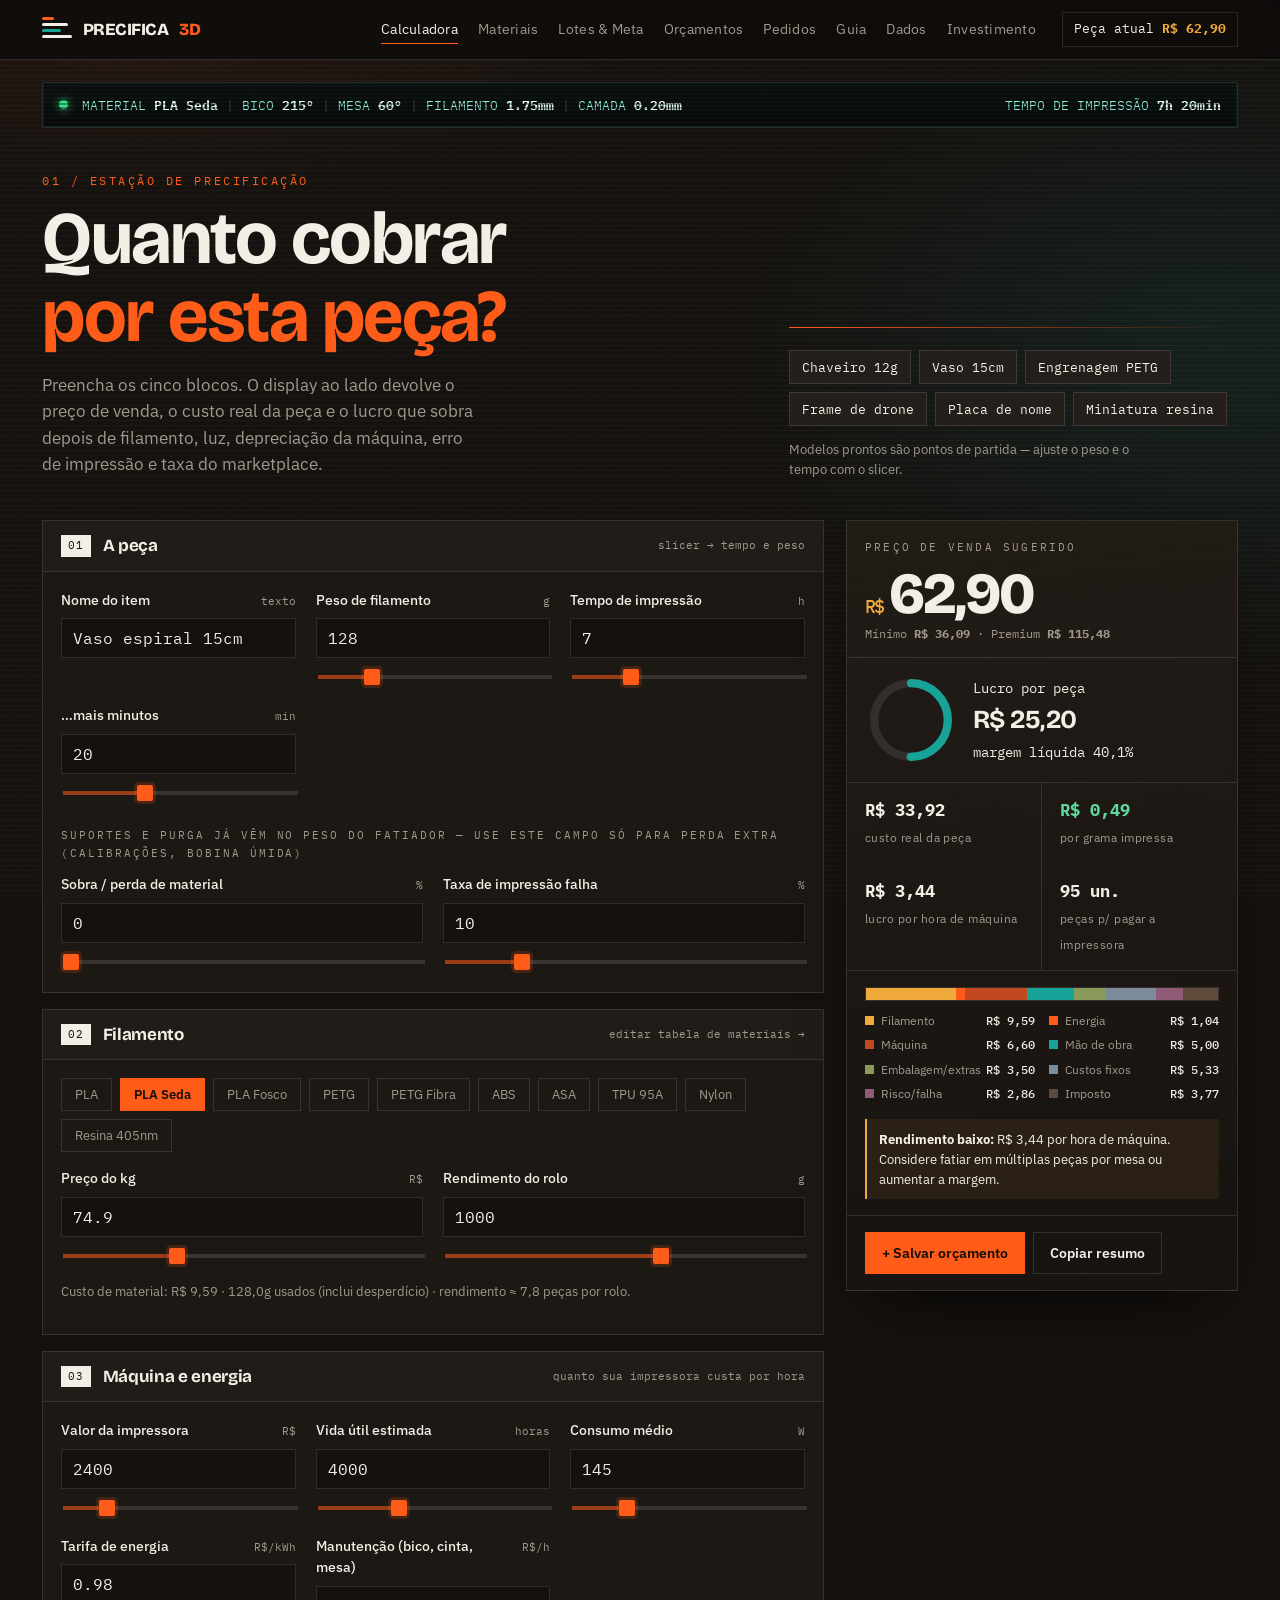
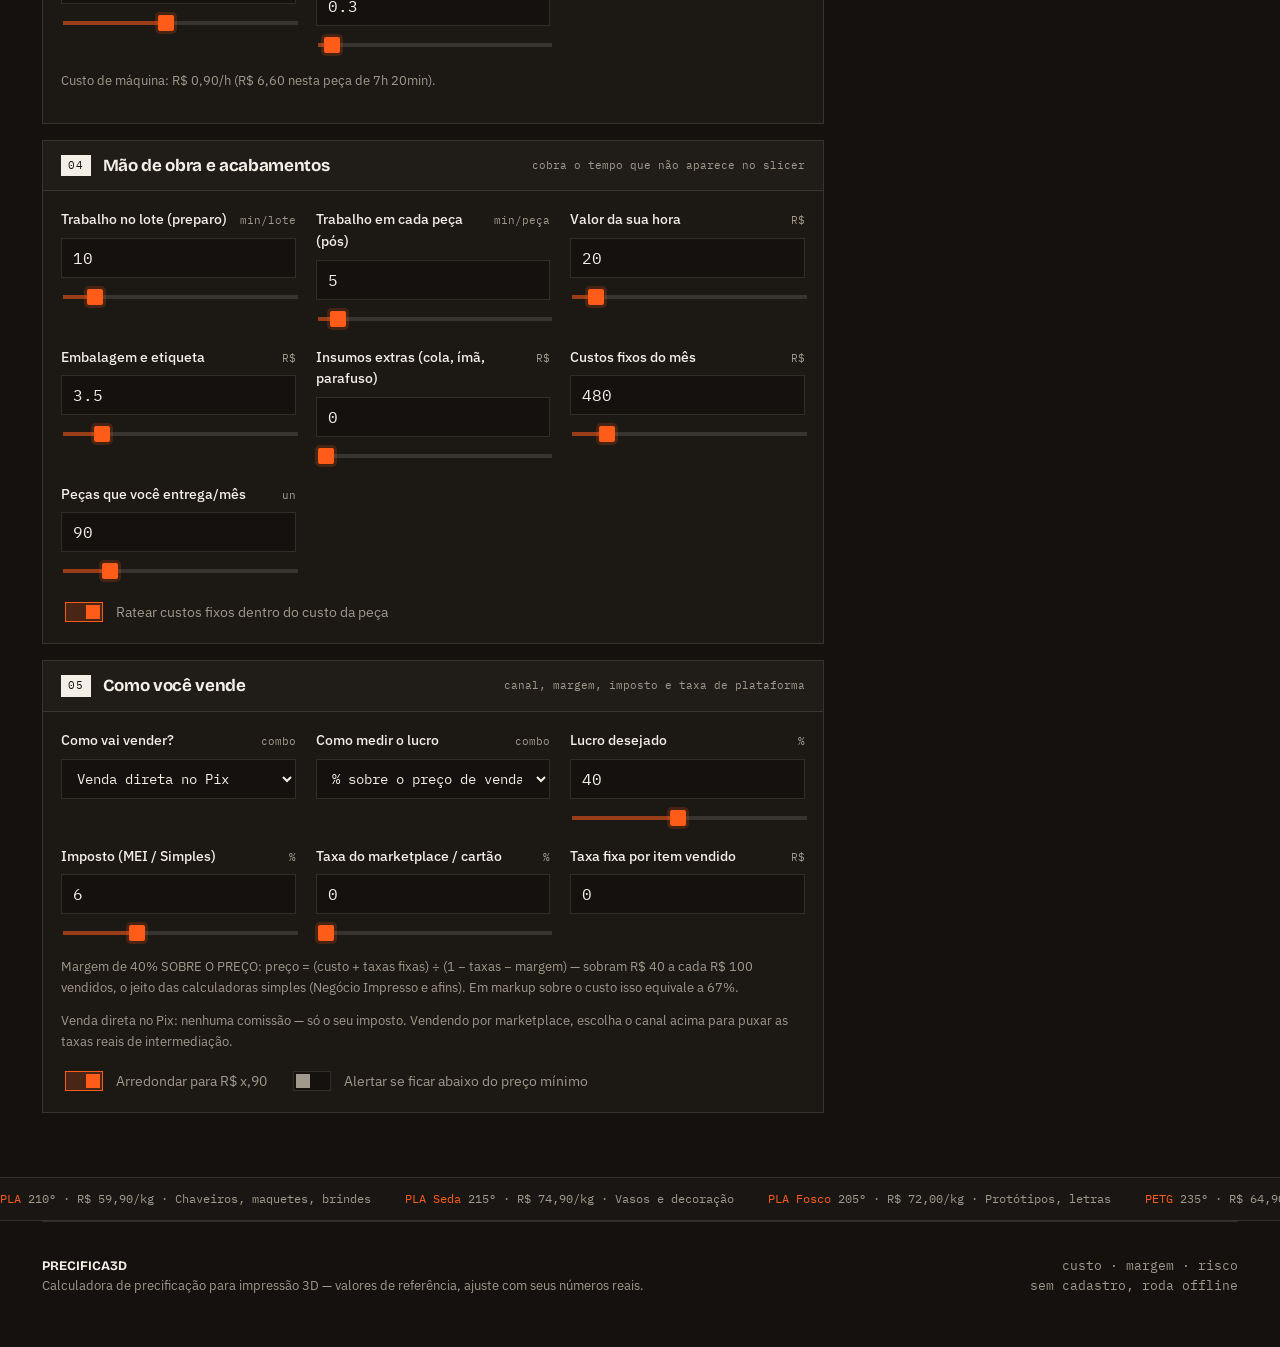
<file: index.html>
<!DOCTYPE html>
<html lang="pt-BR" class="no-js">
<head>
<meta charset="utf-8">
<meta name="viewport" content="width=device-width,initial-scale=1">
<title>Precifica 3D — Calculadora de Preço de Impressão 3D</title>
<meta name="description" content="Calculadora de preço para impressão 3D: custo de material, energia, depreciação da máquina, mão de obra, falhas e margem. Descubra quanto cobrar por peça.">
<link rel="preconnect" href="https://fonts.googleapis.com">
<link rel="preconnect" href="https://fonts.gstatic.com" crossorigin>
<link href="https://fonts.googleapis.com/css2?family=Bricolage+Grotesque:opsz,wght@12..96,400..800&family=IBM+Plex+Mono:wght@400;500;600&family=IBM+Plex+Sans:wght@400;500;600&display=swap" rel="stylesheet">
<link rel="stylesheet" href="css/style.css">
<script>document.documentElement.classList.remove('no-js')</script>
</head>
<body>
<div class="grain"></div>

<header class="top">
  <div class="top-in">
    <a class="brand" href="index.html"><span class="mark"><i></i><i></i><i></i><i></i></span>PRECIFICA<span>3D</span></a>
    <nav class="nav">
      <a href="index.html" aria-current="page">Calculadora</a>
      <a href="materiais.html">Materiais</a>
      <a href="lotes.html">Lotes &amp; Meta</a>
      <a href="orcamentos.html">Orçamentos</a>
      <a href="pedidos.html">Pedidos</a>
      <a href="guia.html">Guia</a>
      <a href="dados.html">Dados</a>
      <a href="investimento.html">Investimento</a>
    </nav>
    <div class="top-price">Peça atual <b id="chipPrice">R$ 0,00</b></div>
  </div>
</header>

<main id="top">
  <div class="wrap">

  <div class="lcd">
    <span class="led"></span>
    <span id="tickerTxt">MATERIAL <b>PLA</b><span class="sep"> | </span>BICO <b>210°C</b><span class="sep"> | </span>MESA <b>60°C</b><span class="sep"> | </span>FILAMENTO <b>1.75mm</b><span class="sep"> | </span>CAMADA <b>0.20mm</b></span>
    <span style="margin-left:auto">TEMPO DE IMPRESSÃO <b id="tickerTime">0h00</b></span>
  </div>

  <div class="mast">
    <div>
      <div class="kick">01 / Estação de precificação</div>
      <h1>Quanto cobrar<em>por esta peça?</em></h1>
      <p>Preencha os cinco blocos. O display ao lado devolve o preço de venda, o custo real da peça e o lucro que sobra depois de filamento, luz, depreciação da máquina, erro de impressão e taxa do marketplace.</p>
    </div>
    <div>
      <div class="rule"></div>
      <div class="presets" id="presets" role="group" aria-label="Modelos prontos">
        <button class="pre" data-p="chaveiro">Chaveiro 12g</button>
        <button class="pre" data-p="vaso">Vaso 15cm</button>
        <button class="pre" data-p="engren">Engrenagem PETG</button>
        <button class="pre" data-p="drone">Frame de drone</button>
        <button class="pre" data-p="placa">Placa de nome</button>
        <button class="pre" data-p="mini">Miniatura resina</button>
      </div>
      <p style="font-size:13px;color:var(--dim);margin-top:14px">Modelos prontos são pontos de partida — ajuste o peso e o tempo com o slicer.</p>
    </div>
  </div>

  <!-- CALCULADORA -->
  <section id="calculadora" class="stage">
    <div>
      <div class="panel calc" id="calcPanel">
        <div class="sweep"></div>
        <div class="p-head"><span class="num">01</span><h3>A peça</h3><span class="hint">slicer → tempo e peso</span></div>
        <div class="p-body">
          <div class="grid">
            <div class="field">
              <div class="f-top"><label for="nome">Nome do item</label><span class="u">texto</span></div>
              <input type="text" id="nome" data-k="nome" value="Vaso espiral 15cm">
            </div>
            <div class="field">
              <div class="f-top"><label id="lbl-peso" for="i-peso">Peso de filamento</label><span class="u">g</span></div>
              <input type="number" id="i-peso" data-k="peso" min="1" max="4000" step="1" value="128">
              <input type="range" aria-labelledby="lbl-peso" data-k="peso" min="1" max="600" step="1" value="128">
            </div>
            <div class="field">
              <div class="f-top"><label id="lbl-horas" for="i-horas">Tempo de impressão</label><span class="u">h</span></div>
              <input type="number" id="i-horas" data-k="horas" min="0" max="80" step="0.5" value="7">
              <input type="range" aria-labelledby="lbl-horas" data-k="horas" min="0" max="30" step="0.5" value="7">
            </div>
            <div class="field">
              <div class="f-top"><label id="lbl-mins" for="i-mins">…mais minutos</label><span class="u">min</span></div>
              <input type="number" id="i-mins" data-k="mins" min="0" max="59" step="1" value="20">
              <input type="range" aria-labelledby="lbl-mins" data-k="mins" min="0" max="59" step="1" value="20">
            </div>
          </div>
          <div class="sub">Suportes e purga já vêm no peso do fatiador — use este campo só para perda extra (calibrações, bobina úmida)</div>
          <div class="grid">
            <div class="field">
              <div class="f-top"><label id="lbl-desperdicio" for="i-desperdicio">Sobra / perda de material</label><span class="u">%</span></div>
              <input type="number" id="i-desperdicio" data-k="desperdicio" min="0" max="80" step="1" value="0">
              <input type="range" aria-labelledby="lbl-desperdicio" data-k="desperdicio" min="0" max="50" step="1" value="0">
            </div>
            <div class="field">
              <div class="f-top"><label id="lbl-falha" for="i-falha">Taxa de impressão falha</label><span class="u">%</span></div>
              <input type="number" id="i-falha" data-k="falha" min="0" max="90" step="1" value="10">
              <input type="range" aria-labelledby="lbl-falha" data-k="falha" min="0" max="50" step="1" value="12">
            </div>
          </div>
        </div>
      </div>

      <div class="panel">
        <div class="p-head"><span class="num">02</span><h3>Filamento</h3><a class="hint" href="materiais.html">editar tabela de materiais →</a></div>
        <div class="p-body">
          <div class="chips" id="chips"></div>
          <div class="grid">
            <div class="field">
              <div class="f-top"><label id="lbl-precoKg" for="i-precoKg">Preço do kg</label><span class="u">R$</span></div>
              <input type="number" id="i-precoKg" data-k="precoKg" min="1" max="900" step="0.1" value="59.90">
              <input type="range" aria-labelledby="lbl-precoKg" data-k="precoKg" min="20" max="200" step="0.5" value="59.9">
            </div>
            <div class="field">
              <div class="f-top"><label id="lbl-rolo" for="i-rolo">Rendimento do rolo</label><span class="u">g</span></div>
              <input type="number" id="i-rolo" data-k="rolo" min="100" max="3000" step="10" value="1000">
              <input type="range" aria-labelledby="lbl-rolo" data-k="rolo" min="250" max="1500" step="10" value="1000">
            </div>
          </div>
          <p class="note" id="matNote">Custo de material por peça: —</p>
        </div>
      </div>

      <div class="panel">
        <div class="p-head"><span class="num">03</span><h3>Máquina e energia</h3><span class="hint">quanto sua impressora custa por hora</span></div>
        <div class="p-body">
          <div class="grid">
            <div class="field">
              <div class="f-top"><label id="lbl-maquina" for="i-maquina">Valor da impressora</label><span class="u">R$</span></div>
              <input type="number" id="i-maquina" data-k="maquina" min="0" max="200000" step="50" value="2400">
              <input type="range" aria-labelledby="lbl-maquina" data-k="maquina" min="500" max="12000" step="50" value="2400">
            </div>
            <div class="field">
              <div class="f-top"><label id="lbl-vida" for="i-vida">Vida útil estimada</label><span class="u">horas</span></div>
              <input type="number" id="i-vida" data-k="vida" min="200" max="20000" step="50" value="4000">
              <input type="range" aria-labelledby="lbl-vida" data-k="vida" min="1000" max="10000" step="50" value="4000">
            </div>
            <div class="field">
              <div class="f-top"><label id="lbl-potencia" for="i-potencia">Consumo médio</label><span class="u">W</span></div>
              <input type="number" id="i-potencia" data-k="potencia" min="10" max="1500" step="5" value="145">
              <input type="range" aria-labelledby="lbl-potencia" data-k="potencia" min="20" max="600" step="5" value="145">
            </div>
            <div class="field">
              <div class="f-top"><label id="lbl-tarifa" for="i-tarifa">Tarifa de energia</label><span class="u">R$/kWh</span></div>
              <input type="number" id="i-tarifa" data-k="tarifa" min="0.1" max="3" step="0.01" value="0.98">
              <input type="range" aria-labelledby="lbl-tarifa" data-k="tarifa" min="0.2" max="2" step="0.01" value="0.98">
            </div>
            <div class="field">
              <div class="f-top"><label id="lbl-manut" for="i-manut">Manutenção (bico, cinta, mesa)</label><span class="u">R$/h</span></div>
              <input type="number" id="i-manut" data-k="manut" min="0" max="30" step="0.1" value="0.30">
              <input type="range" aria-labelledby="lbl-manut" data-k="manut" min="0" max="10" step="0.1" value="0.3">
            </div>
          </div>
          <p class="note" id="machineNote">Custo de máquina: —</p>
        </div>
      </div>

      <div class="panel">
        <div class="p-head"><span class="num">04</span><h3>Mão de obra e acabamentos</h3><span class="hint">cobra o tempo que não aparece no slicer</span></div>
        <div class="p-body">
          <div class="grid">
            <div class="field">
              <div class="f-top"><label id="lbl-prepMin" for="i-prepMin">Trabalho no lote (preparo)</label><span class="u">min/lote</span></div>
              <input type="number" id="i-prepMin" data-k="prepMin" min="0" max="240" step="1" value="10">
              <input type="range" aria-labelledby="lbl-prepMin" data-k="prepMin" min="0" max="90" step="1" value="10">
            </div>
            <div class="field">
              <div class="f-top"><label id="lbl-posMin" for="i-posMin">Trabalho em cada peça (pós)</label><span class="u">min/peça</span></div>
              <input type="number" id="i-posMin" data-k="posMin" min="0" max="240" step="1" value="5">
              <input type="range" aria-labelledby="lbl-posMin" data-k="posMin" min="0" max="90" step="1" value="5">
            </div>
            <div class="field">
              <div class="f-top"><label id="lbl-horaTrab" for="i-horaTrab">Valor da sua hora</label><span class="u">R$</span></div>
              <input type="number" id="i-horaTrab" data-k="horaTrab" min="0" max="300" step="1" value="20">
              <input type="range" aria-labelledby="lbl-horaTrab" data-k="horaTrab" min="10" max="150" step="1" value="20">
            </div>
            <div class="field">
              <div class="f-top"><label id="lbl-emb" for="i-emb">Embalagem e etiqueta</label><span class="u">R$</span></div>
              <input type="number" id="i-emb" data-k="emb" min="0" max="100" step="0.5" value="3.50">
              <input type="range" aria-labelledby="lbl-emb" data-k="emb" min="0" max="25" step="0.1" value="3.5">
            </div>
            <div class="field">
              <div class="f-top"><label id="lbl-extra" for="i-extra">Insumos extras (cola, ímã, parafuso)</label><span class="u">R$</span></div>
              <input type="number" id="i-extra" data-k="extra" min="0" max="500" step="0.5" value="0">
              <input type="range" aria-labelledby="lbl-extra" data-k="extra" min="0" max="60" step="0.5" value="0">
            </div>
            <div class="field">
              <div class="f-top"><label id="lbl-fixos" for="i-fixos">Custos fixos do mês</label><span class="u">R$</span></div>
              <input type="number" id="i-fixos" data-k="fixos" min="0" max="50000" step="10" value="480">
              <input type="range" aria-labelledby="lbl-fixos" data-k="fixos" min="0" max="4000" step="10" value="480">
            </div>
            <div class="field">
              <div class="f-top"><label id="lbl-pecasMes" for="i-pecasMes">Peças que você entrega/mês</label><span class="u">un</span></div>
              <input type="number" id="i-pecasMes" data-k="pecasMes" min="1" max="5000" step="1" value="90">
              <input type="range" aria-labelledby="lbl-pecasMes" data-k="pecasMes" min="1" max="500" step="1" value="90">
            </div>
          </div>
          <label class="switch" style="margin-top:16px"><input type="checkbox" data-ka="ratear" checked> Ratear custos fixos dentro do custo da peça</label>
        </div>
      </div>

      <div class="panel">
        <div class="p-head"><span class="num">05</span><h3>Como você vende</h3><span class="hint">canal, margem, imposto e taxa de plataforma</span></div>
        <div class="p-body">
          <div class="grid">
            <div class="field">
              <div class="f-top"><label id="lbl-canal" for="i-canal">Como vai vender?</label><span class="u">combo</span></div>
              <select id="i-canal" data-k="canal">
                <option value="direto">Venda direta no Pix</option>
                <option value="shopee">Shopee (comissão por faixa + taxa fixa)</option>
                <option value="ml">Mercado Livre — anúncio Clássico</option>
              </select>
            </div>
            <div class="field">
              <div class="f-top"><label id="lbl-margemModo" for="i-margemModo">Como medir o lucro</label><span class="u">combo</span></div>
              <select id="i-margemModo" data-k="margemModo">
                <option value="margem">% sobre o preço de venda (margem)</option>
                <option value="markup">% sobre o custo (markup)</option>
              </select>
            </div>
            <div class="field">
              <div class="f-top"><label id="lbl-margem" for="i-margem">Lucro desejado</label><span class="u">%</span></div>
              <input type="number" id="i-margem" data-k="margem" min="0" max="800" step="5" value="40">
              <input type="range" aria-labelledby="lbl-margem" data-k="margem" min="0" max="90" step="5" value="40">
            </div>
            <div class="field">
              <div class="f-top"><label id="lbl-imposto" for="i-imposto">Imposto (MEI / Simples)</label><span class="u">%</span></div>
              <input type="number" id="i-imposto" data-k="imposto" min="0" max="30" step="0.5" value="6">
              <input type="range" aria-labelledby="lbl-imposto" data-k="imposto" min="0" max="20" step="0.5" value="6">
            </div>
            <div class="field">
              <div class="f-top"><label id="lbl-taxa" for="i-taxa">Taxa do marketplace / cartão</label><span class="u">%</span></div>
              <input type="number" id="i-taxa" data-k="taxa" min="0" max="40" step="0.5" value="0">
              <input type="range" aria-labelledby="lbl-taxa" data-k="taxa" min="0" max="30" step="0.5" value="0">
            </div>
            <div class="field">
              <div class="f-top"><label id="lbl-taxaFixa" for="i-taxaFixa">Taxa fixa por item vendido</label><span class="u">R$</span></div>
              <input type="number" id="i-taxaFixa" data-k="taxaFixa" min="0" max="100" step="0.5" value="0">
            </div>
          </div>
          <p class="note" id="margemNote" style="margin:12px 0 0"></p>
          <p class="note" id="canalNote" style="margin:12px 0 0">Venda direta no Pix: só o seu imposto conta. Nos marketplaces a comissão vem com taxa fixa por item — escolha o canal acima e os campos se ajustam sozinhos.</p>
          <div style="display:flex;gap:22px;flex-wrap:wrap;margin-top:16px">
            <label class="switch"><input type="checkbox" data-ka="arredonda" checked> Arredondar para R$ x,90</label>
            <label class="switch"><input type="checkbox" data-ka="mostrarMin"> Alertar se ficar abaixo do preço mínimo</label>
          </div>
        </div>
      </div>
    </div>

    <!-- DISPLAY -->
    <aside class="read" aria-label="Resultado">
      <div class="panel" id="readout">
        <div class="rd-top">
          <div class="rd-label">Preço de venda sugerido</div>
          <div class="price" id="price"><small>R$</small><span id="priceVal">0,00</span></div>
          <div class="price-note" id="rangeLine">Mínimo <b id="pMin">—</b> · Premium <b id="pMax">—</b></div>
          <span id="srOut" class="sr-only" role="status"></span>
        </div>
        <div class="gauge">
          <svg viewBox="0 0 100 100" aria-hidden="true">
            <circle class="ring" cx="50" cy="50" r="40"></circle>
            <circle class="val" id="ring" cx="50" cy="50" r="40" transform="rotate(-90 50 50)" stroke-dasharray="251.3" stroke-dashoffset="251.3"></circle>
          </svg>
          <div class="g-txt">Lucro por peça<b id="lucro">R$ 0,00</b>margem líquida <span id="mliq">0%</span></div>
        </div>
        <div class="kpis">
          <div class="kpi"><b id="custo">R$ 0,00</b><span>custo real da peça</span></div>
          <div class="kpi pos"><b id="perGram">R$ 0,00</b><span>por grama impressa</span></div>
          <div class="kpi"><b id="perHora">R$ 0,00</b><span>lucro por hora de máquina</span></div>
          <div class="kpi"><b id="payback">0</b><span>peças p/ pagar a impressora</span></div>
        </div>
        <div class="stack" id="stack" aria-hidden="true"></div>
        <div class="legend" id="legend"></div>
        <div class="warner" id="warner" hidden></div>
        <div class="acts">
          <button class="btn solid" id="addQuote">+ Salvar orçamento</button>
          <button class="btn" id="copyQuote">Copiar resumo</button>
        </div>
      </div>
    </aside>
  </section>
  </div>

<div class="marq" aria-hidden="true"><div class="marq-in" id="marq"></div></div>

  <div class="wrap">
  <footer>
    <div><b>PRECIFICA3D</b><br>Calculadora de precificação para impressão 3D — valores de referência, ajuste com seus números reais.</div>
    <div class="mono" style="text-align:right">custo · margem · risco<br>sem cadastro, roda offline</div>
  </footer>
  </div>
</main>

<script src="js/core.js"></script>
<script src="js/calc.js"></script>
</body>
</html>
</file>
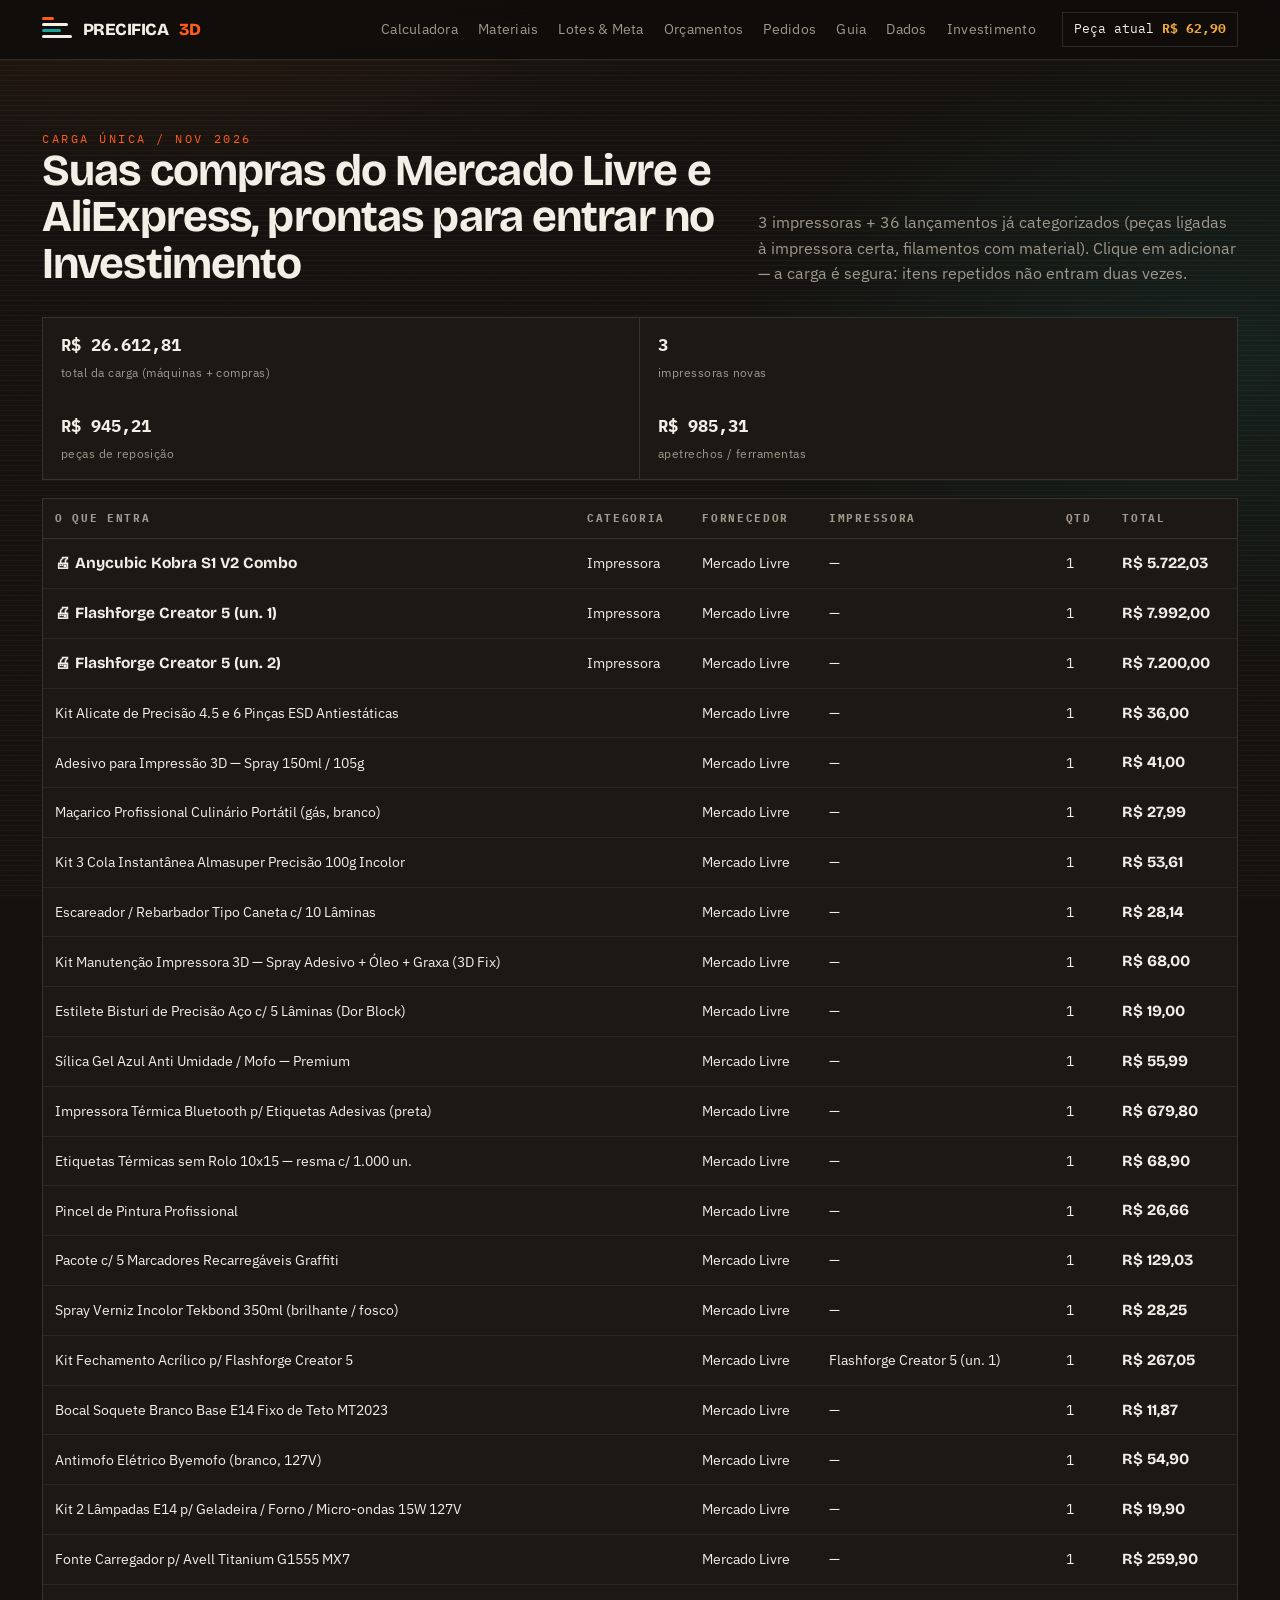
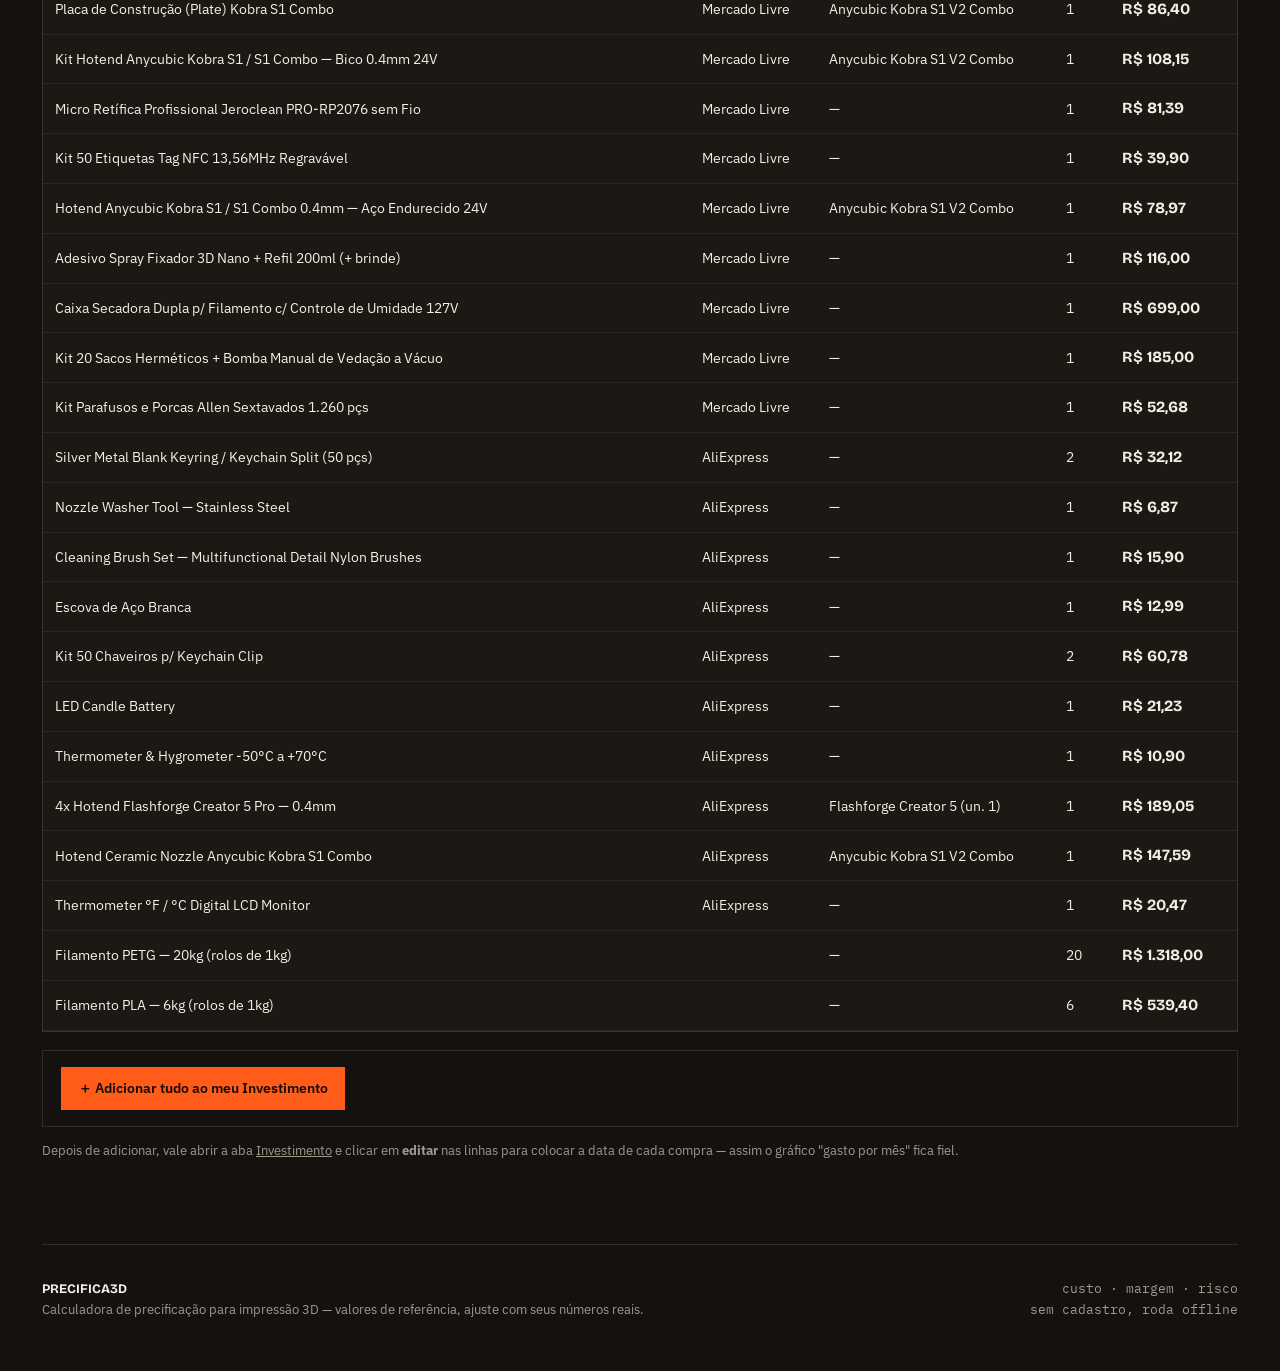
<file: carga-compras.html>
<!DOCTYPE html>
<html lang="pt-BR" class="no-js">
<head>
<meta charset="utf-8">
<meta name="viewport" content="width=device-width,initial-scale=1">
<title>Carga de compras — Precifica 3D</title>
<link rel="preconnect" href="https://fonts.googleapis.com">
<link rel="preconnect" href="https://fonts.gstatic.com" crossorigin>
<link href="https://fonts.googleapis.com/css2?family=Bricolage+Grotesque:opsz,wght@12..96,400..800&family=IBM+Plex+Mono:wght@400;500;600&family=IBM+Plex+Sans:wght@400;500;600&display=swap" rel="stylesheet">
<link rel="stylesheet" href="css/style.css">
<script>document.documentElement.classList.remove('no-js')</script>
</head>
<body>
<div class="grain"></div>

<header class="top">
  <div class="top-in">
    <a class="brand" href="index.html"><span class="mark"><i></i><i></i><i></i><i></i></span>PRECIFICA<span>3D</span></a>
    <nav class="nav">
      <a href="index.html">Calculadora</a>
      <a href="materiais.html">Materiais</a>
      <a href="lotes.html">Lotes &amp; Meta</a>
      <a href="orcamentos.html">Orçamentos</a>
      <a href="pedidos.html">Pedidos</a>
      <a href="guia.html">Guia</a>
      <a href="dados.html">Dados</a>
      <a href="investimento.html">Investimento</a>
    </nav>
    <div class="top-price">Peça atual <b id="chipPrice">R$ 0,00</b></div>
  </div>
</header>

<main id="top">
  <div class="wrap">

  <section id="carga" class="blk">
    <div class="head rv">
      <div>
        <div class="kick">Carga única / nov 2026</div>
        <h1>Suas compras do Mercado Livre e AliExpress, prontas para entrar no Investimento</h1>
      </div>
      <p>3 impressoras + 36 lançamentos já categorizados (peças ligadas à impressora certa, filamentos com material). Clique em adicionar — a carga é segura: itens repetidos não entram duas vezes.</p>
    </div>

    <div class="panel rv" style="padding:0;margin-bottom:18px">
      <div class="kpis" style="border-bottom:none">
        <div class="kpi"><b id="cTotal">—</b><span>total da carga (máquinas + compras)</span></div>
        <div class="kpi"><b id="cPrint">3</b><span>impressoras novas</span></div>
        <div class="kpi"><b id="cPeca">—</b><span>peças de reposição</span></div>
        <div class="kpi"><b id="cApe">—</b><span>apetrechos / ferramentas</span></div>
      </div>
    </div>

    <div class="tblwrap rv">
      <table>
        <thead><tr><th>O que entra</th><th>Categoria</th><th>Fornecedor</th><th>Impressora</th><th>Qtd</th><th>Total</th></tr></thead>
        <tbody id="cTable"></tbody>
      </table>
    </div>

    <div class="acts rv" style="border:1px solid var(--line);margin-top:18px">
      <button class="btn solid" id="loadBtn" type="button">＋ Adicionar tudo ao meu Investimento</button>
      <a class="btn" id="goBtn" href="investimento.html" hidden>Ver no Investimento →</a>
    </div>
    <p class="note" id="loadMsg" hidden></p>
    <p class="note">Depois de adicionar, vale abrir a aba <a href="investimento.html">Investimento</a> e clicar em <b>editar</b> nas linhas para colocar a data de cada compra — assim o gráfico "gasto por mês" fica fiel.</p>
  </section>

  <footer>
    <div><b>PRECIFICA3D</b><br>Calculadora de precificação para impressão 3D — valores de referência, ajuste com seus números reais.</div>
    <div class="mono" style="text-align:right">custo · margem · risco<br>sem cadastro, roda offline</div>
  </footer>
  </div>
</main>

<script src="js/core.js"></script>
<script src="js/carga-compras.js"></script>
</body>
</html>
</file>
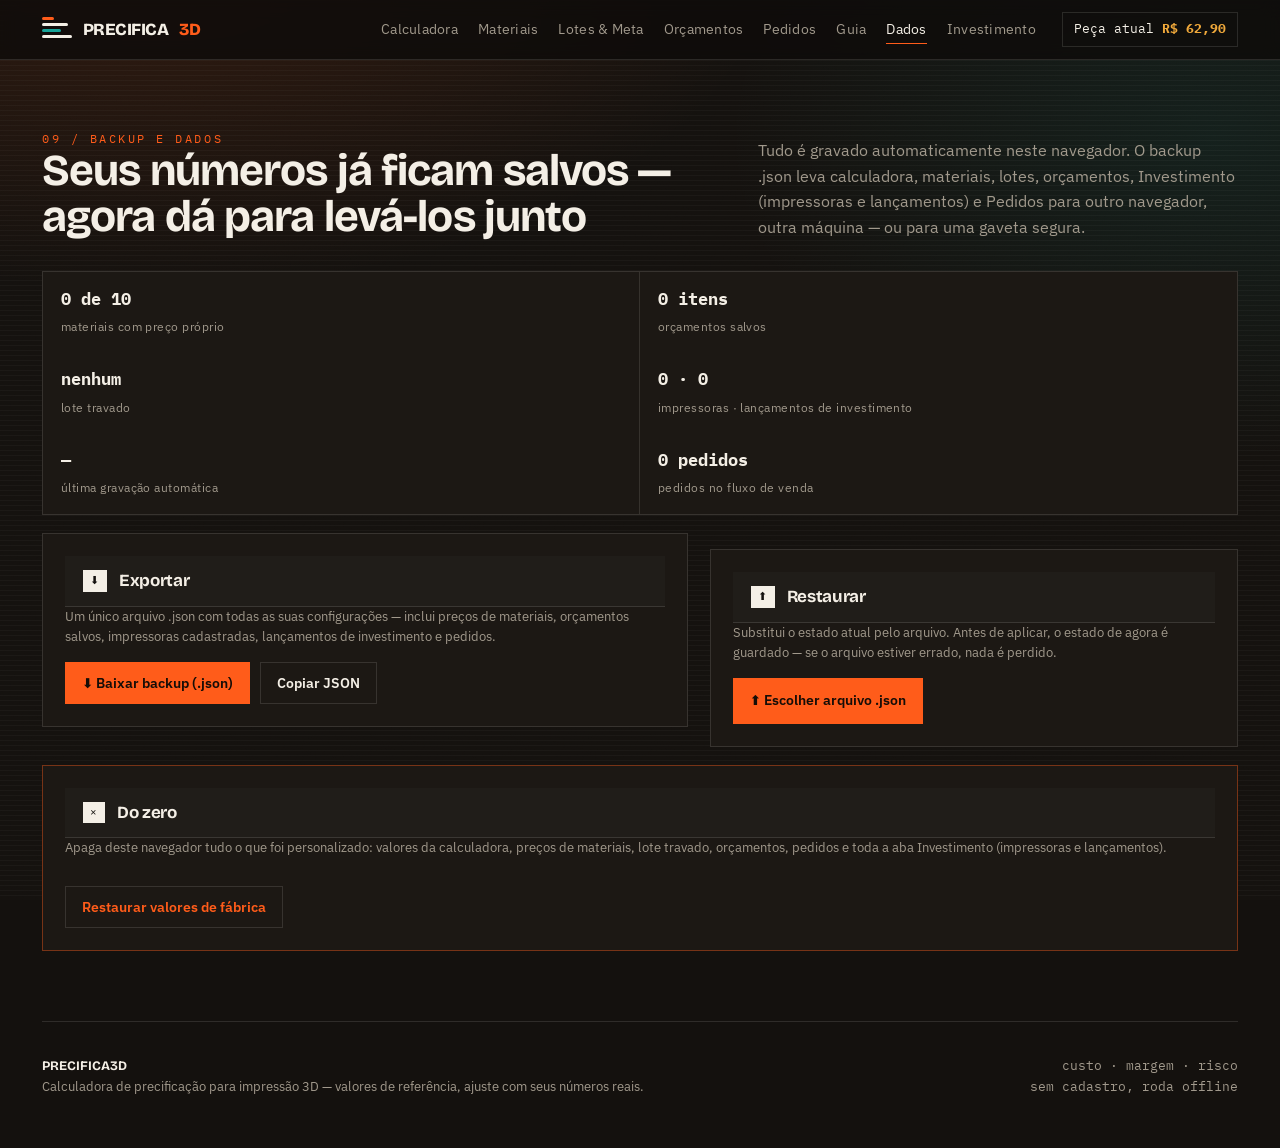
<file: dados.html>
<!DOCTYPE html>
<html lang="pt-BR" class="no-js">
<head>
<meta charset="utf-8">
<meta name="viewport" content="width=device-width,initial-scale=1">
<title>Dados e backup — Precifica 3D</title>
<meta name="description" content="Exporte e restaure suas configurações do Precifica 3D (calculadora, materiais, lotes e orçamentos) em um arquivo .json — leve seus números para outro navegador ou máquina.">
<link rel="preconnect" href="https://fonts.googleapis.com">
<link rel="preconnect" href="https://fonts.gstatic.com" crossorigin>
<link href="https://fonts.googleapis.com/css2?family=Bricolage+Grotesque:opsz,wght@12..96,400..800&family=IBM+Plex+Mono:wght@400;500;600&family=IBM+Plex+Sans:wght@400;500;600&display=swap" rel="stylesheet">
<link rel="stylesheet" href="css/style.css">
<script>document.documentElement.classList.remove('no-js')</script>
</head>
<body>
<div class="grain"></div>

<header class="top">
  <div class="top-in">
    <a class="brand" href="index.html"><span class="mark"><i></i><i></i><i></i><i></i></span>PRECIFICA<span>3D</span></a>
    <nav class="nav">
      <a href="index.html">Calculadora</a>
      <a href="materiais.html">Materiais</a>
      <a href="lotes.html">Lotes &amp; Meta</a>
      <a href="orcamentos.html">Orçamentos</a>
      <a href="pedidos.html">Pedidos</a>
      <a href="guia.html">Guia</a>
      <a href="dados.html" aria-current="page">Dados</a>
      <a href="investimento.html">Investimento</a>
    </nav>
    <div class="top-price">Peça atual <b id="chipPrice">R$ 0,00</b></div>
  </div>
</header>

<main id="top">
  <div class="wrap">

  <!-- DADOS -->
  <section id="dados" class="blk">
    <div class="head rv">
      <div>
        <div class="kick">09 / Backup e dados</div>
        <h1>Seus números já ficam salvos — agora dá para levá-los junto</h1>
      </div>
      <p>Tudo é gravado automaticamente neste navegador. O backup .json leva calculadora, materiais, lotes, orçamentos, Investimento (impressoras e lançamentos) e Pedidos para outro navegador, outra máquina — ou para uma gaveta segura.</p>
    </div>

    <div class="panel rv" style="padding:0;margin-bottom:18px">
      <div class="kpis" style="border-bottom:none">
        <div class="kpi"><b id="sumMats">—</b><span>materiais com preço próprio</span></div>
        <div class="kpi"><b id="sumQuotes">0</b><span>orçamentos salvos</span></div>
        <div class="kpi"><b id="sumLot">nenhum</b><span>lote travado</span></div>
        <div class="kpi"><b id="sumInv">0 · 0</b><span>impressoras · lançamentos de investimento</span></div>
        <div class="kpi"><b id="sumAt">—</b><span>última gravação automática</span></div>
        <div class="kpi"><b id="sumPedidos">0</b><span>pedidos no fluxo de venda</span></div>
      </div>
    </div>

    <div class="two">
      <div class="panel rv" style="padding:22px">
        <div class="p-head"><span class="num">⬇</span><h3>Exportar</h3></div>
        <p class="note" style="margin-top:0">Um único arquivo .json com todas as suas configurações — inclui preços de materiais, orçamentos salvos, impressoras cadastradas, lançamentos de investimento e pedidos.</p>
        <div style="display:flex;gap:10px;flex-wrap:wrap;margin-top:14px">
          <button class="btn solid" id="expBtn">⬇ Baixar backup (.json)</button>
          <button class="btn" id="copyBtn">Copiar JSON</button>
        </div>
      </div>
      <div class="panel rv" style="padding:22px">
        <div class="p-head"><span class="num">⬆</span><h3>Restaurar</h3></div>
        <p class="note" style="margin-top:0">Substitui o estado atual pelo arquivo. Antes de aplicar, o estado de agora é guardado — se o arquivo estiver errado, nada é perdido.</p>
        <div style="display:flex;gap:10px;flex-wrap:wrap;margin-top:14px">
          <label class="btn solid" for="impFile">⬆ Escolher arquivo .json</label>
          <input type="file" id="impFile" accept=".json,application/json" hidden>
        </div>
        <p class="note" id="impMsg" hidden></p>
      </div>
    </div>

    <div class="panel rv" style="padding:22px;margin-top:18px;border-color:rgba(255,92,26,.4)">
      <div class="p-head"><span class="num">×</span><h3>Do zero</h3></div>
      <p class="note" style="margin-top:0">Apaga deste navegador tudo o que foi personalizado: valores da calculadora, preços de materiais, lote travado, orçamentos, pedidos e toda a aba Investimento (impressoras e lançamentos).</p>
      <button class="btn" id="resetBtn" style="margin-top:14px;color:var(--hot)">Restaurar valores de fábrica</button>
    </div>
  </section>

  <footer>
    <div><b>PRECIFICA3D</b><br>Calculadora de precificação para impressão 3D — valores de referência, ajuste com seus números reais.</div>
    <div class="mono" style="text-align:right">custo · margem · risco<br>sem cadastro, roda offline</div>
  </footer>
  </div>
</main>

<script src="js/core.js"></script>
<script src="js/dados.js"></script>
</body>
</html>
</file>
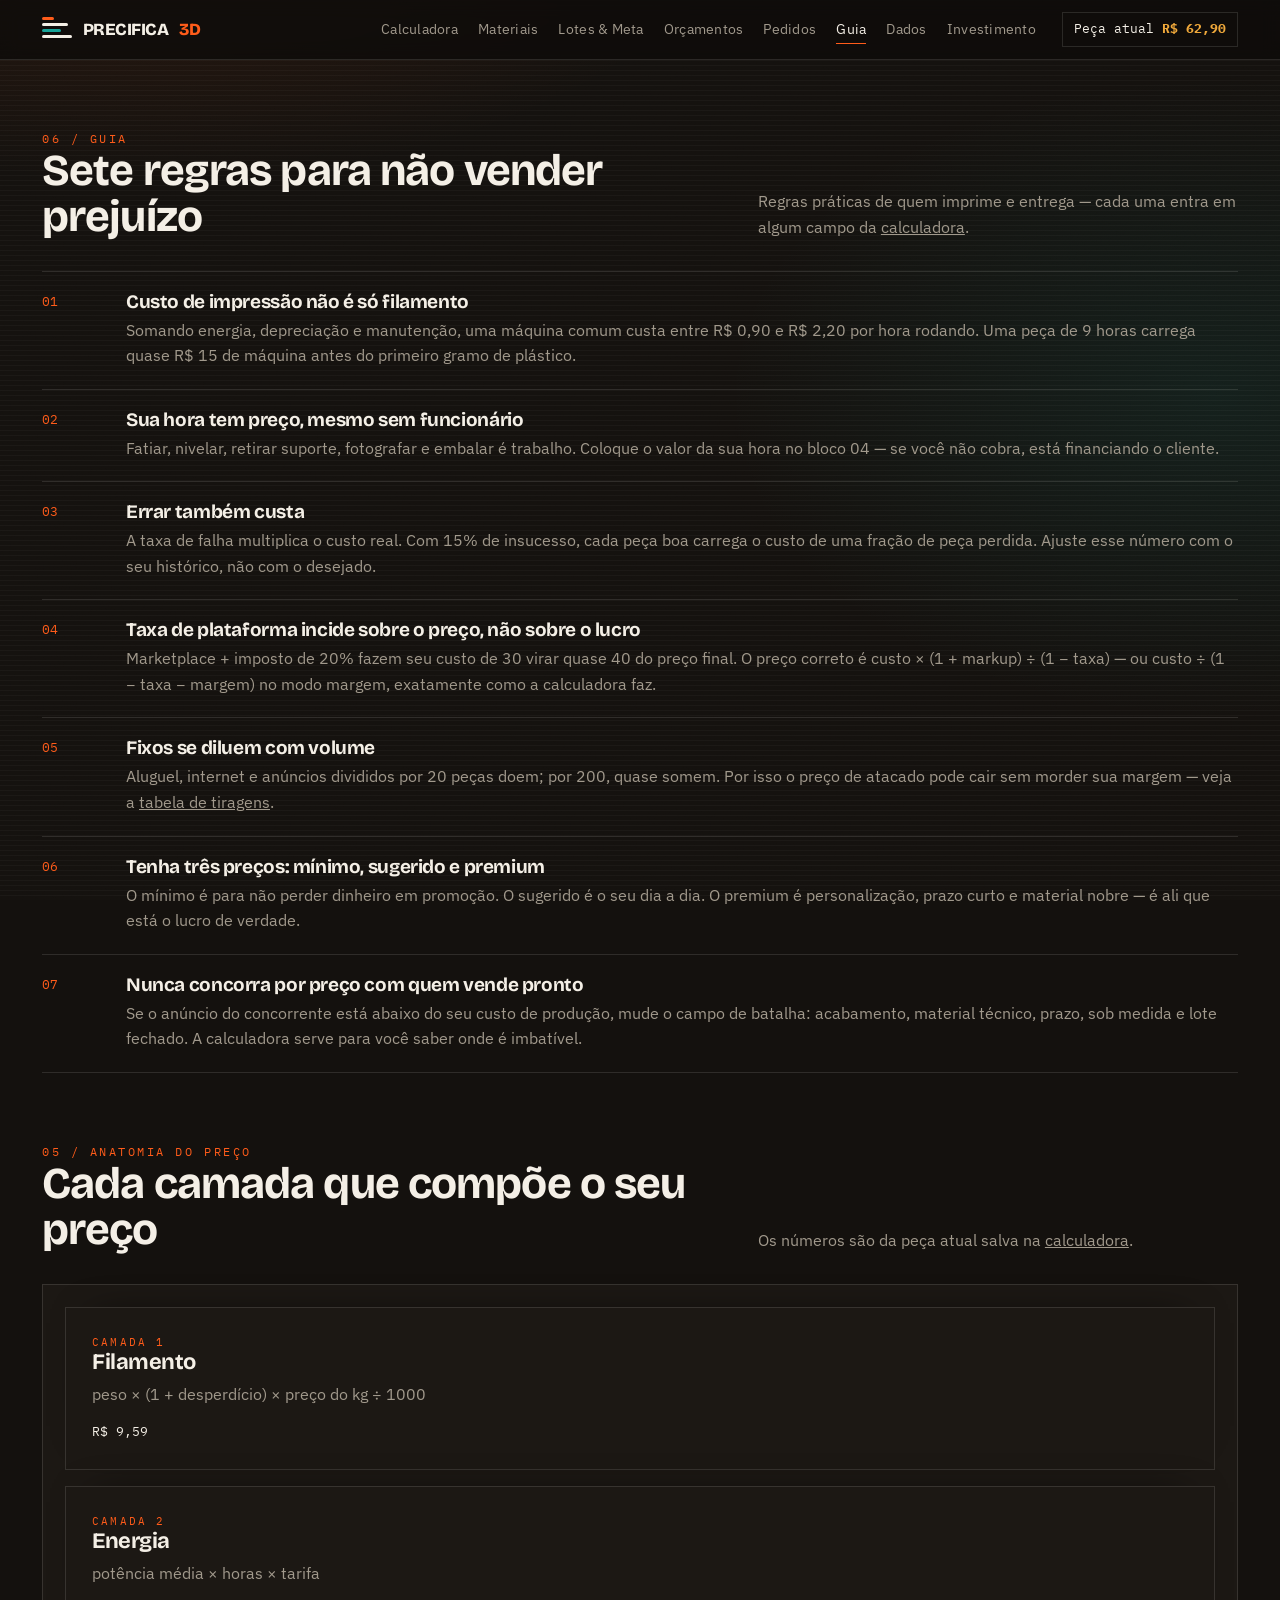
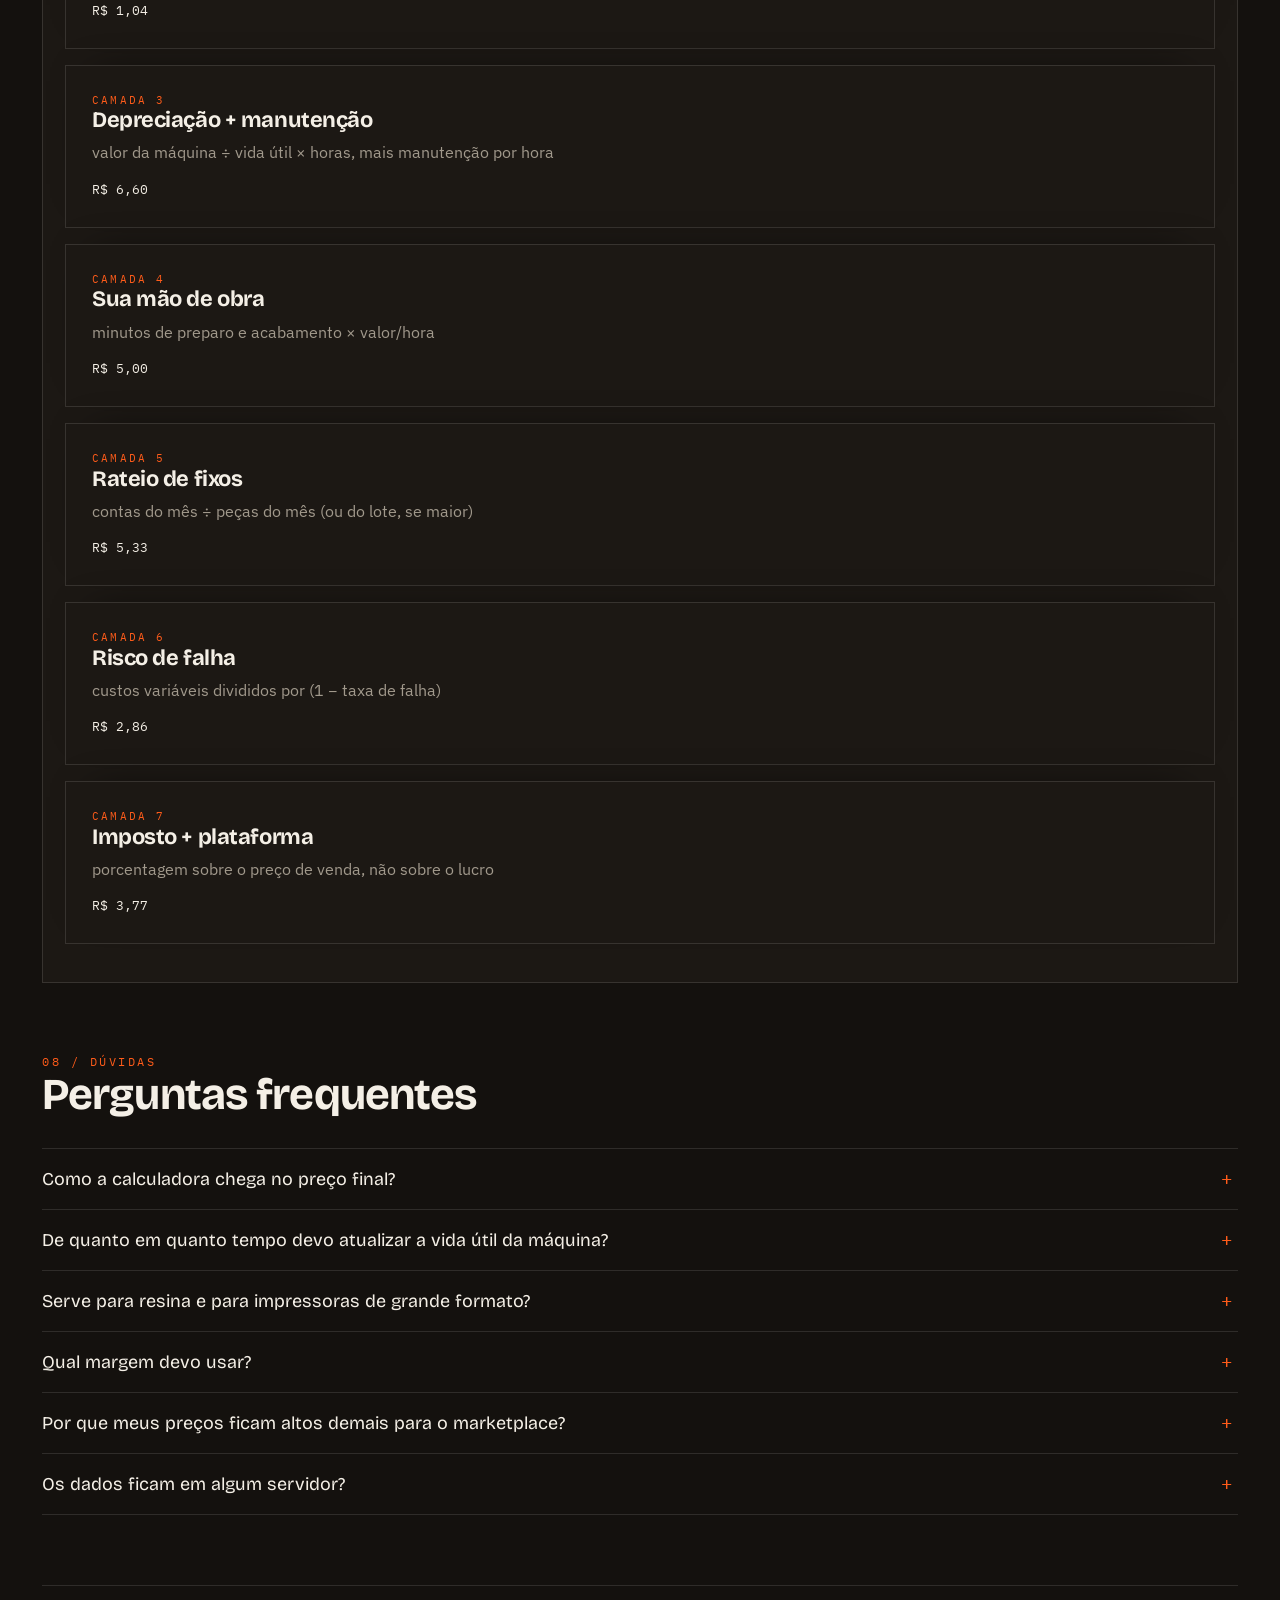
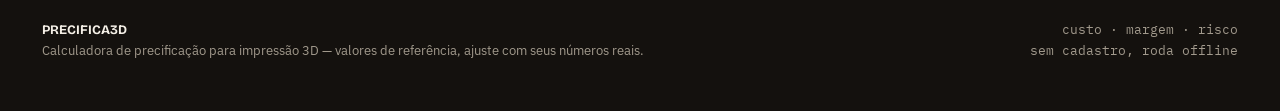
<file: guia.html>
<!DOCTYPE html>
<html lang="pt-BR" class="no-js">
<head>
<meta charset="utf-8">
<meta name="viewport" content="width=device-width,initial-scale=1">
<title>Guia de precificação e perguntas frequentes — Precifica 3D</title>
<meta name="description" content="Sete regras práticas para não vender prejuízo na impressão 3D, a anatomia completa do preço (filamento, energia, depreciação, risco) e as perguntas frequentes da calculadora.">
<link rel="preconnect" href="https://fonts.googleapis.com">
<link rel="preconnect" href="https://fonts.gstatic.com" crossorigin>
<link href="https://fonts.googleapis.com/css2?family=Bricolage+Grotesque:opsz,wght@12..96,400..800&family=IBM+Plex+Mono:wght@400;500;600&family=IBM+Plex+Sans:wght@400;500;600&display=swap" rel="stylesheet">
<link rel="stylesheet" href="css/style.css">
<script>document.documentElement.classList.remove('no-js')</script>
</head>
<body>
<div class="grain"></div>

<header class="top">
  <div class="top-in">
    <a class="brand" href="index.html"><span class="mark"><i></i><i></i><i></i><i></i></span>PRECIFICA<span>3D</span></a>
    <nav class="nav">
      <a href="index.html">Calculadora</a>
      <a href="materiais.html">Materiais</a>
      <a href="lotes.html">Lotes &amp; Meta</a>
      <a href="orcamentos.html">Orçamentos</a>
      <a href="pedidos.html">Pedidos</a>
      <a href="guia.html" aria-current="page">Guia</a>
      <a href="dados.html">Dados</a>
      <a href="investimento.html">Investimento</a>
    </nav>
    <div class="top-price">Peça atual <b id="chipPrice">R$ 0,00</b></div>
  </div>
</header>

<main id="top">
  <div class="wrap">

  <!-- GUIA -->
  <section id="guia" class="blk">
    <div class="head rv">
      <div>
        <div class="kick">06 / Guia</div>
        <h1>Sete regras para não vender prejuízo</h1>
      </div>
      <p>Regras práticas de quem imprime e entrega — cada uma entra em algum campo da <a href="index.html">calculadora</a>.</p>
    </div>
    <div class="rules rv">
      <div class="rule-i"><div><h4>Custo de impressão não é só filamento</h4><p>Somando energia, depreciação e manutenção, uma máquina comum custa entre R$ 0,90 e R$ 2,20 por hora rodando. Uma peça de 9 horas carrega quase R$ 15 de máquina antes do primeiro gramo de plástico.</p></div></div>
      <div class="rule-i"><div><h4>Sua hora tem preço, mesmo sem funcionário</h4><p>Fatiar, nivelar, retirar suporte, fotografar e embalar é trabalho. Coloque o valor da sua hora no bloco 04 — se você não cobra, está financiando o cliente.</p></div></div>
      <div class="rule-i"><div><h4>Errar também custa</h4><p>A taxa de falha multiplica o custo real. Com 15% de insucesso, cada peça boa carrega o custo de uma fração de peça perdida. Ajuste esse número com o seu histórico, não com o desejado.</p></div></div>
      <div class="rule-i"><div><h4>Taxa de plataforma incide sobre o preço, não sobre o lucro</h4><p>Marketplace + imposto de 20% fazem seu custo de 30 virar quase 40 do preço final. O preço correto é custo × (1 + markup) ÷ (1 − taxa) — ou custo ÷ (1 − taxa − margem) no modo margem, exatamente como a calculadora faz.</p></div></div>
      <div class="rule-i"><div><h4>Fixos se diluem com volume</h4><p>Aluguel, internet e anúncios divididos por 20 peças doem; por 200, quase somem. Por isso o preço de atacado pode cair sem morder sua margem — veja a <a href="lotes.html">tabela de tiragens</a>.</p></div></div>
      <div class="rule-i"><div><h4>Tenha três preços: mínimo, sugerido e premium</h4><p>O mínimo é para não perder dinheiro em promoção. O sugerido é o seu dia a dia. O premium é personalização, prazo curto e material nobre — é ali que está o lucro de verdade.</p></div></div>
      <div class="rule-i"><div><h4>Nunca concorra por preço com quem vende pronto</h4><p>Se o anúncio do concorrente está abaixo do seu custo de produção, mude o campo de batalha: acabamento, material técnico, prazo, sob medida e lote fechado. A calculadora serve para você saber onde é imbatível.</p></div></div>
    </div>
  </section>

  <!-- ANATOMIA -->
  <section id="anat-secao" class="blk" style="padding-top:0">
    <div class="head rv">
      <div>
        <div class="kick">05 / Anatomia do preço</div>
        <h2>Cada camada que compõe o seu preço</h2>
      </div>
      <p>Os números são da peça atual salva na <a href="index.html">calculadora</a>.</p>
    </div>
    <div class="panel rv" style="padding:22px">
      <div class="stacksec" id="anat"></div>
    </div>
  </section>

  <!-- FAQ -->
  <section class="blk" style="padding-top:0">
    <div class="head rv"><div><div class="kick">08 / Dúvidas</div><h2>Perguntas frequentes</h2></div></div>
    <div class="faq rv">
      <div class="fq"><button aria-expanded="false" aria-controls="fq-a1">Como a calculadora chega no preço final?</button><div class="a" id="fq-a1"><p>Somamos material, energia, depreciação, manutenção, mão de obra, embalagem e extras; essa parte variável é dividida por (1 − taxa de falha) para cobrir as peças perdidas; depois soma-se o rateio dos custos fixos do mês. Por fim aplicamos a margem e dividimos por (1 − imposto − taxa da plataforma), porque essas duas cobram sobre o preço de venda.</p></div></div>
      <div class="fq"><button aria-expanded="false" aria-controls="fq-a2">De quanto em quanto tempo devo atualizar a vida útil da máquina?</button><div class="a" id="fq-a2"><p>Toda vez que trocar bico, cinta, mesa ou fonte. Some o que já gastou em peças e divida pelas horas acumuladas — isso corrige a depreciação para a realidade, e não para a teoria.</p></div></div>
      <div class="fq"><button aria-expanded="false" aria-controls="fq-a3">Serve para resina e para impressoras de grande formato?</button><div class="a" id="fq-a3"><p>Serve: use o valor real do frasco por litro no campo "preço do kg", informe o consumo em gramas e ajuste a manutenção (luvas, filtro, tanque e película entram aí). O custo de máquina deve refletir o preço do equipamento.</p></div></div>
      <div class="fq"><button aria-expanded="false" aria-controls="fq-a4">Qual margem devo usar?</button><div class="a" id="fq-a4"><p>Para itens de catálogo e brindes, margem sobre custo entre 100% e 200%. Para peças técnicas sob medida, 250% a 400%, porque o valor está na engenharia e não no plástico. O mercado aceita mais quando você resolve um problema, não quando vende gramas.</p></div></div>
      <div class="fq"><button aria-expanded="false" aria-controls="fq-a5">Por que meus preços ficam altos demais para o marketplace?</button><div class="a" id="fq-a5"><p>Porque o anúncio competidor provavelmente esqueceu depreciação, falha e taxa de plataforma. Compare seu preço com a coluna "mínimo": se você está acima dela, o problema é concorrência; se está abaixo, o problema é custo.</p></div></div>
      <div class="fq"><button aria-expanded="false" aria-controls="fq-a6">Os dados ficam em algum servidor?</button><div class="a" id="fq-a6"><p>Não. Tudo roda no seu navegador e os preços de materiais e orçamentos ficam no armazenamento local do dispositivo. Sem cadastro e sem envio de dados.</p></div></div>
    </div>
  </section>

  <footer>
    <div><b>PRECIFICA3D</b><br>Calculadora de precificação para impressão 3D — valores de referência, ajuste com seus números reais.</div>
    <div class="mono" style="text-align:right">custo · margem · risco<br>sem cadastro, roda offline</div>
  </footer>
  </div>
</main>

<script src="js/core.js"></script>
<script src="js/guia.js"></script>
</body>
</html>
</file>
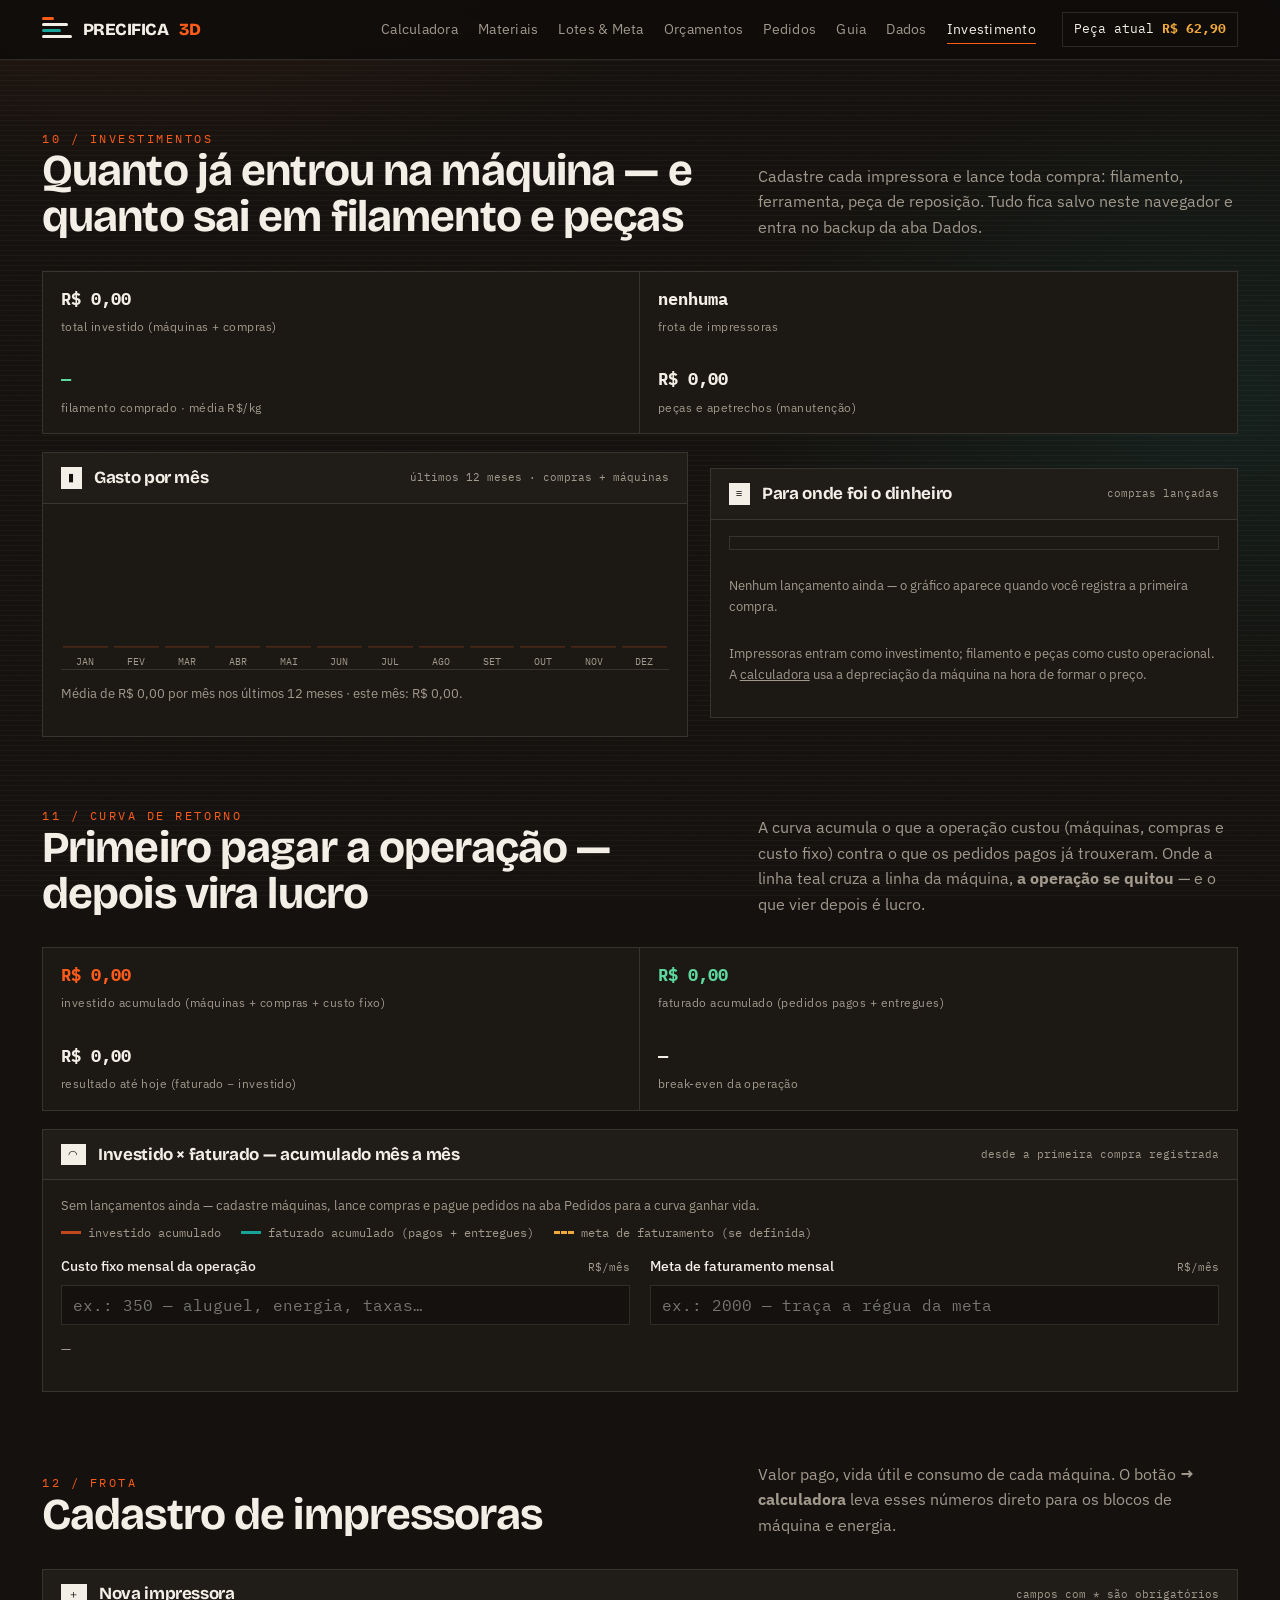
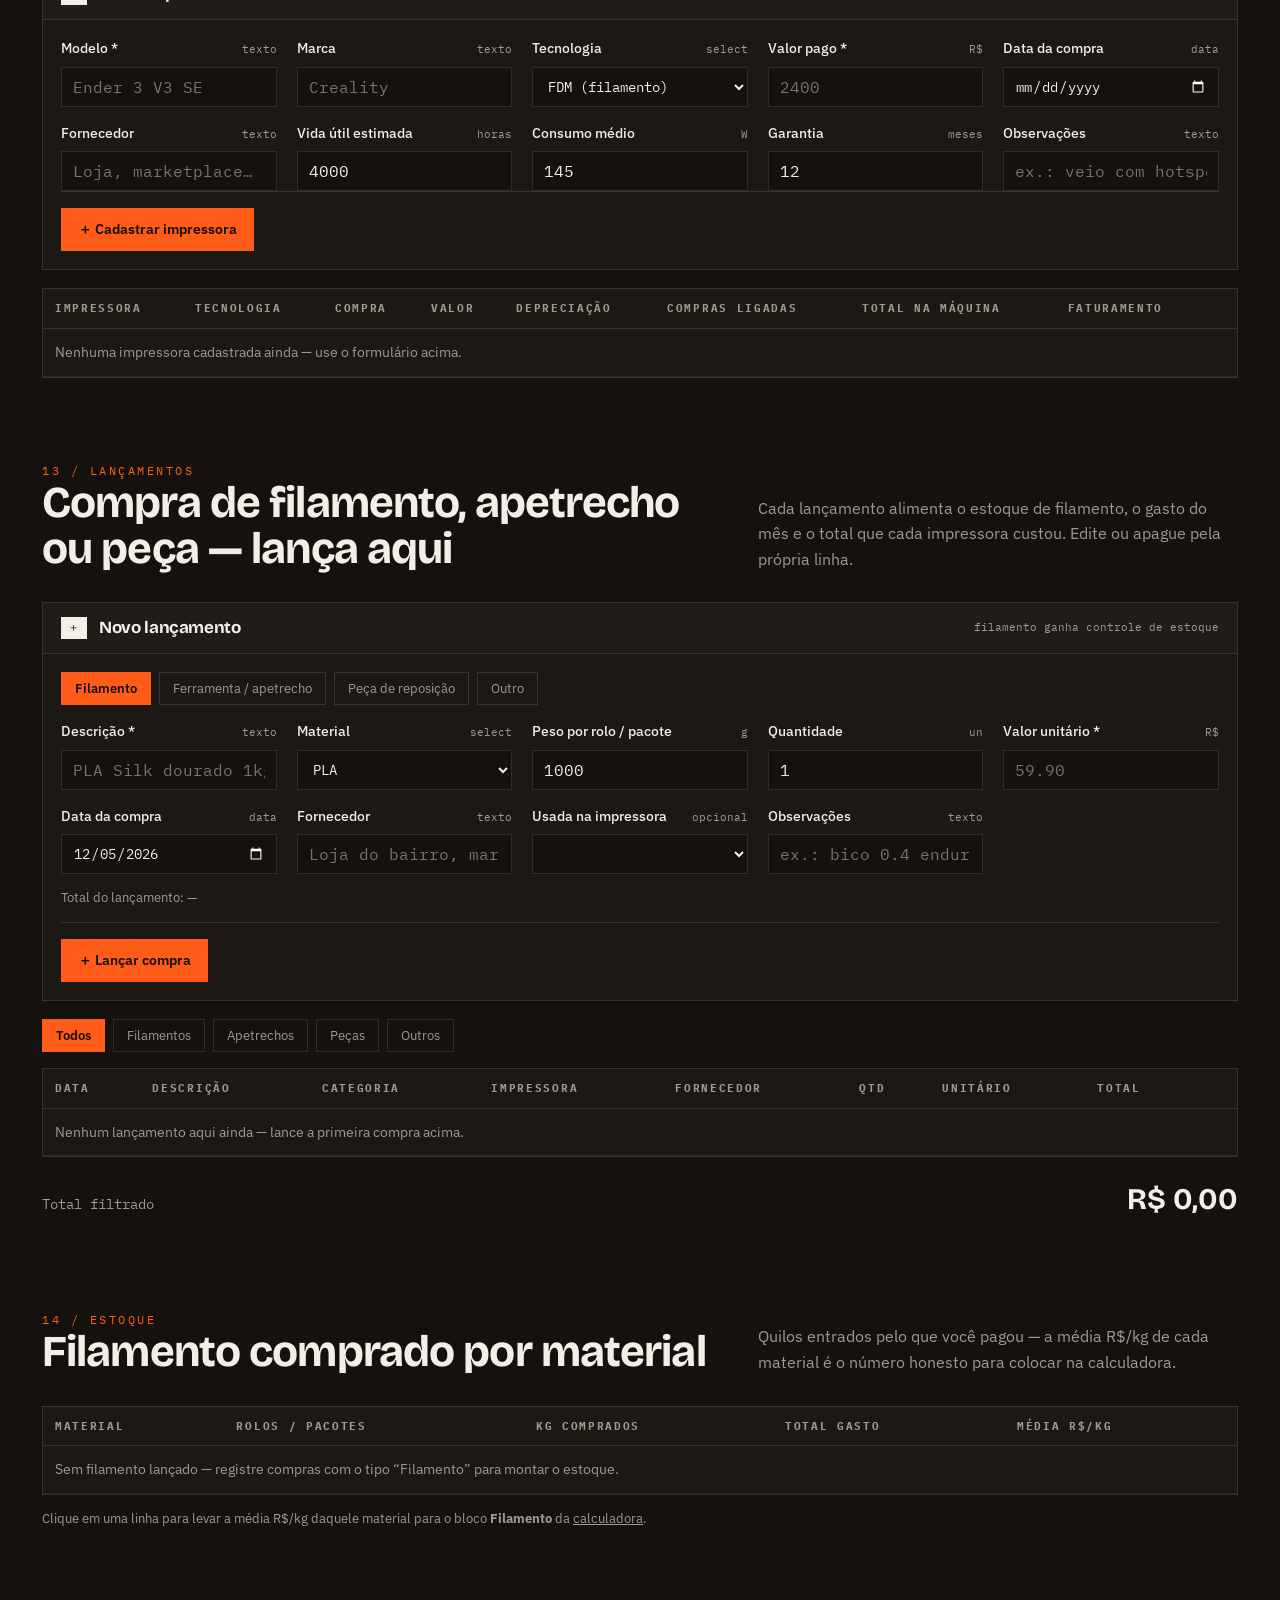
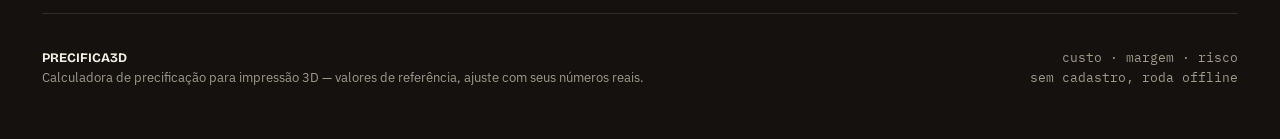
<file: investimento.html>
<!DOCTYPE html>
<html lang="pt-BR" class="no-js">
<head>
<meta charset="utf-8">
<meta name="viewport" content="width=device-width,initial-scale=1">
<title>Investimento — impressoras, filamentos e peças — Precifica 3D</title>
<meta name="description" content="Cadastre suas impressoras e lance todas as compras — filamentos, ferramentas e apetrechos, peças de reposição — com estoque de filamento, gasto por mês e total investido salvos no navegador.">
<link rel="preconnect" href="https://fonts.googleapis.com">
<link rel="preconnect" href="https://fonts.gstatic.com" crossorigin>
<link href="https://fonts.googleapis.com/css2?family=Bricolage+Grotesque:opsz,wght@12..96,400..800&family=IBM+Plex+Mono:wght@400;500;600&family=IBM+Plex+Sans:wght@400;500;600&display=swap" rel="stylesheet">
<link rel="stylesheet" href="css/style.css">
<script>document.documentElement.classList.remove('no-js')</script>
</head>
<body>
<div class="grain"></div>

<header class="top">
  <div class="top-in">
    <a class="brand" href="index.html"><span class="mark"><i></i><i></i><i></i><i></i></span>PRECIFICA<span>3D</span></a>
    <nav class="nav">
      <a href="index.html">Calculadora</a>
      <a href="materiais.html">Materiais</a>
      <a href="lotes.html">Lotes &amp; Meta</a>
      <a href="orcamentos.html">Orçamentos</a>
      <a href="pedidos.html">Pedidos</a>
      <a href="guia.html">Guia</a>
      <a href="dados.html">Dados</a>
      <a href="investimento.html" aria-current="page">Investimento</a>
    </nav>
    <div class="top-price">Peça atual <b id="chipPrice">R$ 0,00</b></div>
  </div>
</header>

<main id="top">
  <div class="wrap">

  <!-- VISÃO GERAL -->
  <section id="visao" class="blk">
    <div class="head rv">
      <div>
        <div class="kick">10 / Investimentos</div>
        <h1>Quanto já entrou na máquina — e quanto sai em filamento e peças</h1>
      </div>
      <p>Cadastre cada impressora e lance toda compra: filamento, ferramenta, peça de reposição. Tudo fica salvo neste navegador e entra no backup da aba Dados.</p>
    </div>
    <div class="panel rv" style="padding:0;margin-bottom:18px">
      <div class="kpis" style="border-bottom:none">
        <div class="kpi"><b id="kpiTotal">R$ 0,00</b><span>total investido (máquinas + compras)</span></div>
        <div class="kpi"><b id="kpiPrint">—</b><span>frota de impressoras</span></div>
        <div class="kpi pos"><b id="kpiFil">—</b><span>filamento comprado · média R$/kg</span></div>
        <div class="kpi"><b id="kpiManut">R$ 0,00</b><span>peças e apetrechos (manutenção)</span></div>
      </div>
    </div>
    <div class="two rv">
      <div class="panel" style="padding:18px">
        <div class="p-head" style="margin:-18px -18px 16px;border-bottom:1px solid var(--line)"><span class="num">▮</span><h3>Gasto por mês</h3><span class="hint">últimos 12 meses · compras + máquinas</span></div>
        <div class="bars" id="mBars" role="img" aria-label="Gasto por mês nos últimos 12 meses"></div>
        <p class="note" id="mNote">—</p>
      </div>
      <div class="panel" style="padding:18px">
        <div class="p-head" style="margin:-18px -18px 16px"><span class="num">≡</span><h3>Para onde foi o dinheiro</h3><span class="hint">compras lançadas</span></div>
        <div class="stack" id="catBar" style="margin:4px 0 12px" aria-hidden="true"></div>
        <div class="legend" id="catLegend" style="padding:0"></div>
        <p class="note">Impressoras entram como investimento; filamento e peças como custo operacional. A <a href="index.html">calculadora</a> usa a depreciação da máquina na hora de formar o preço.</p>
      </div>
    </div>
  </section>

  <!-- CURVA DE RETORNO -->
  <section id="curva" class="blk" style="padding-top:0">
    <div class="head rv">
      <div>
        <div class="kick">11 / Curva de retorno</div>
        <h1>Primeiro pagar a operação — depois vira lucro</h1>
      </div>
      <p>A curva acumula o que a operação custou (máquinas, compras e custo fixo) contra o que os pedidos pagos já trouxeram. Onde a linha teal cruza a linha da máquina, <b>a operação se quitou</b> — e o que vier depois é lucro.</p>
    </div>
    <div class="panel rv" style="padding:0;margin-bottom:18px">
      <div class="kpis" style="border-bottom:none">
        <div class="kpi neg"><b id="cInv">R$ 0,00</b><span>investido acumulado (máquinas + compras + custo fixo)</span></div>
        <div class="kpi pos"><b id="cRec">R$ 0,00</b><span>faturado acumulado (pedidos pagos + entregues)</span></div>
        <div class="kpi" id="cResCard"><b id="cRes">R$ 0,00</b><span>resultado até hoje (faturado − investido)</span></div>
        <div class="kpi"><b id="cBE">—</b><span>break-even da operação</span></div>
      </div>
    </div>
    <div class="panel rv" style="padding:18px">
      <div class="p-head" style="margin:-18px -18px 16px"><span class="num">◠</span><h3>Investido × faturado — acumulado mês a mês</h3><span class="hint">desde a primeira compra registrada</span></div>
      <div id="cChart"></div>
      <div class="clegend">
        <span><i style="border-color:var(--rust)"></i>investido acumulado</span>
        <span><i style="border-color:var(--teal)"></i>faturado acumulado (pagos + entregues)</span>
        <span><i style="border-color:var(--amber);border-top-style:dashed"></i>meta de faturamento (se definida)</span>
      </div>
      <div class="grid" style="margin-top:14px">
        <div class="field">
          <div class="f-top"><label for="f-m-custo">Custo fixo mensal da operação</label><span class="u">R$/mês</span></div>
          <input type="number" id="f-m-custo" min="0" max="100000" step="10" placeholder="ex.: 350 — aluguel, energia, taxas…">
        </div>
        <div class="field">
          <div class="f-top"><label for="f-m-meta">Meta de faturamento mensal</label><span class="u">R$/mês</span></div>
          <input type="number" id="f-m-meta" min="0" max="200000" step="50" placeholder="ex.: 2000 — traça a régua da meta">
        </div>
      </div>
      <p class="note" id="cNote">—</p>
    </div>
  </section>

  <!-- IMPRESSORAS -->
  <section id="frota" class="blk" style="padding-top:0">
    <div class="head rv">
      <div>
        <div class="kick">12 / Frota</div>
        <h1>Cadastro de impressoras</h1>
      </div>
      <p>Valor pago, vida útil e consumo de cada máquina. O botão <b>→ calculadora</b> leva esses números direto para os blocos de máquina e energia.</p>
    </div>
    <div class="panel rv">
      <div class="p-head"><span class="num">＋</span><h3 id="pFormTitle">Nova impressora</h3><span class="hint">campos com * são obrigatórios</span></div>
      <div class="p-body">
        <div class="grid">
          <div class="field">
            <div class="f-top"><label for="f-p-nome">Modelo *</label><span class="u">texto</span></div>
            <input type="text" id="f-p-nome" placeholder="Ender 3 V3 SE">
          </div>
          <div class="field">
            <div class="f-top"><label for="f-p-marca">Marca</label><span class="u">texto</span></div>
            <input type="text" id="f-p-marca" placeholder="Creality">
          </div>
          <div class="field">
            <div class="f-top"><label for="f-p-tech">Tecnologia</label><span class="u">select</span></div>
            <select id="f-p-tech">
              <option>FDM (filamento)</option>
              <option>Resina (MSLA/FDM)</option>
              <option>Delta</option>
              <option>Outra</option>
            </select>
          </div>
          <div class="field">
            <div class="f-top"><label for="f-p-preco">Valor pago *</label><span class="u">R$</span></div>
            <input type="number" id="f-p-preco" min="0" max="500000" step="0.01" placeholder="2400">
          </div>
          <div class="field">
            <div class="f-top"><label for="f-p-data">Data da compra</label><span class="u">data</span></div>
            <input type="date" id="f-p-data">
          </div>
          <div class="field">
            <div class="f-top"><label for="f-p-forn">Fornecedor</label><span class="u">texto</span></div>
            <input type="text" id="f-p-forn" placeholder="Loja, marketplace…">
          </div>
          <div class="field">
            <div class="f-top"><label for="f-p-vida">Vida útil estimada</label><span class="u">horas</span></div>
            <input type="number" id="f-p-vida" min="100" max="50000" step="50" value="4000">
          </div>
          <div class="field">
            <div class="f-top"><label for="f-p-pot">Consumo médio</label><span class="u">W</span></div>
            <input type="number" id="f-p-pot" min="10" max="3000" step="5" value="145">
          </div>
          <div class="field">
            <div class="f-top"><label for="f-p-gar">Garantia</label><span class="u">meses</span></div>
            <input type="number" id="f-p-gar" min="0" max="60" step="1" value="12">
          </div>
          <div class="field">
            <div class="f-top"><label for="f-p-obs">Observações</label><span class="u">texto</span></div>
            <input type="text" id="f-p-obs" placeholder="ex.: veio com hotspot, troquei a fonte">
          </div>
        </div>
        <div class="acts" style="padding:16px 0 0">
          <button class="btn solid" id="pAdd" type="button">＋ Cadastrar impressora</button>
          <button class="btn" id="pCancel" type="button" hidden>Cancelar edição</button>
        </div>
        <p class="note" id="pMsg" hidden></p>
      </div>
    </div>
    <div class="tblwrap rv" style="margin-top:18px">
      <table>
        <thead><tr><th>Impressora</th><th>Tecnologia</th><th>Compra</th><th>Valor</th><th>Depreciação</th><th>Compras ligadas</th><th>Total na máquina</th><th>Faturamento</th><th></th></tr></thead>
        <tbody id="prTable"></tbody>
      </table>
    </div>
    <p class="note" id="prHint"></p>
  </section>

  <!-- LANÇAMENTOS -->
  <section id="lancamentos" class="blk" style="padding-top:0">
    <div class="head rv">
      <div>
        <div class="kick">13 / Lançamentos</div>
        <h1>Compra de filamento, apetrecho ou peça — lança aqui</h1>
      </div>
      <p>Cada lançamento alimenta o estoque de filamento, o gasto do mês e o total que cada impressora custou. Edite ou apague pela própria linha.</p>
    </div>
    <div class="panel rv">
      <div class="p-head"><span class="num">＋</span><h3 id="bFormTitle">Novo lançamento</h3><span class="hint">filamento ganha controle de estoque</span></div>
      <div class="p-body">
        <div class="chips" id="tipoChips" role="group" aria-label="Tipo de lançamento">
          <button class="chip" type="button" data-t="filamento" aria-pressed="true">Filamento</button>
          <button class="chip" type="button" data-t="apetrecho" aria-pressed="false">Ferramenta / apetrecho</button>
          <button class="chip" type="button" data-t="peca" aria-pressed="false">Peça de reposição</button>
          <button class="chip" type="button" data-t="outros" aria-pressed="false">Outro</button>
        </div>
        <div class="grid">
          <div class="field">
            <div class="f-top"><label for="f-b-desc">Descrição *</label><span class="u">texto</span></div>
            <input type="text" id="f-b-desc" placeholder="PLA Silk dourado 1kg">
          </div>
          <div class="field" id="filMatWrap">
            <div class="f-top"><label for="f-b-material">Material</label><span class="u">select</span></div>
            <select id="f-b-material"></select>
          </div>
          <div class="field" id="filGrWrap">
            <div class="f-top"><label for="f-b-grams">Peso por rolo / pacote</label><span class="u">g</span></div>
            <input type="number" id="f-b-grams" min="1" max="20000" step="1" value="1000">
          </div>
          <div class="field">
            <div class="f-top"><label for="f-b-qtd">Quantidade</label><span class="u">un</span></div>
            <input type="number" id="f-b-qtd" min="1" max="1000" step="1" value="1">
          </div>
          <div class="field">
            <div class="f-top"><label for="f-b-preco">Valor unitário *</label><span class="u">R$</span></div>
            <input type="number" id="f-b-preco" min="0" max="100000" step="0.01" placeholder="59.90">
          </div>
          <div class="field">
            <div class="f-top"><label for="f-b-data">Data da compra</label><span class="u">data</span></div>
            <input type="date" id="f-b-data">
          </div>
          <div class="field">
            <div class="f-top"><label for="f-b-forn">Fornecedor</label><span class="u">texto</span></div>
            <input type="text" id="f-b-forn" placeholder="Loja do bairro, marketplace…">
          </div>
          <div class="field">
            <div class="f-top"><label for="f-b-printer">Usada na impressora</label><span class="u">opcional</span></div>
            <select id="f-b-printer"></select>
          </div>
          <div class="field">
            <div class="f-top"><label for="f-b-obs">Observações</label><span class="u">texto</span></div>
            <input type="text" id="f-b-obs" placeholder="ex.: bico 0.4 endurecido">
          </div>
        </div>
        <p class="note" id="bPreview">Total do lançamento: —</p>
        <div class="acts" style="padding:16px 0 0">
          <button class="btn solid" id="bAdd" type="button">＋ Lançar compra</button>
          <button class="btn" id="bCancel" type="button" hidden>Cancelar edição</button>
        </div>
        <p class="note" id="bMsg" hidden></p>
      </div>
    </div>
    <div class="rv" style="margin-top:18px">
      <div class="chips" id="buyChips" role="group" aria-label="Filtrar lançamentos"></div>
      <div class="tblwrap">
        <table>
          <thead><tr><th>Data</th><th>Descrição</th><th>Categoria</th><th>Impressora</th><th>Fornecedor</th><th>Qtd</th><th>Unitário</th><th>Total</th><th></th></tr></thead>
          <tbody id="buyTable"></tbody>
        </table>
      </div>
      <div class="total"><span>Total filtrado <span id="bCount" class="mono"></span></span><b id="bTotal">R$ 0,00</b></div>
    </div>
  </section>

  <!-- ESTOQUE -->
  <section id="estoque" class="blk" style="padding-top:0">
    <div class="head rv">
      <div>
        <div class="kick">14 / Estoque</div>
        <h1>Filamento comprado por material</h1>
      </div>
      <p>Quilos entrados pelo que você pagou — a média R$/kg de cada material é o número honesto para colocar na calculadora.</p>
    </div>
    <div class="tblwrap rv">
      <table>
        <thead><tr><th>Material</th><th>Rolos / pacotes</th><th>Kg comprados</th><th>Total gasto</th><th>Média R$/kg</th></tr></thead>
        <tbody id="stTable"></tbody>
      </table>
    </div>
    <p class="note">Clique em uma linha para levar a média R$/kg daquele material para o bloco <b>Filamento</b> da <a href="index.html">calculadora</a>.</p>
  </section>

  <footer>
    <div><b>PRECIFICA3D</b><br>Calculadora de precificação para impressão 3D — valores de referência, ajuste com seus números reais.</div>
    <div class="mono" style="text-align:right">custo · margem · risco<br>sem cadastro, roda offline</div>
  </footer>
  </div>
</main>

<script src="js/core.js"></script>
<script src="js/investimento.js"></script>
</body>
</html>
</file>
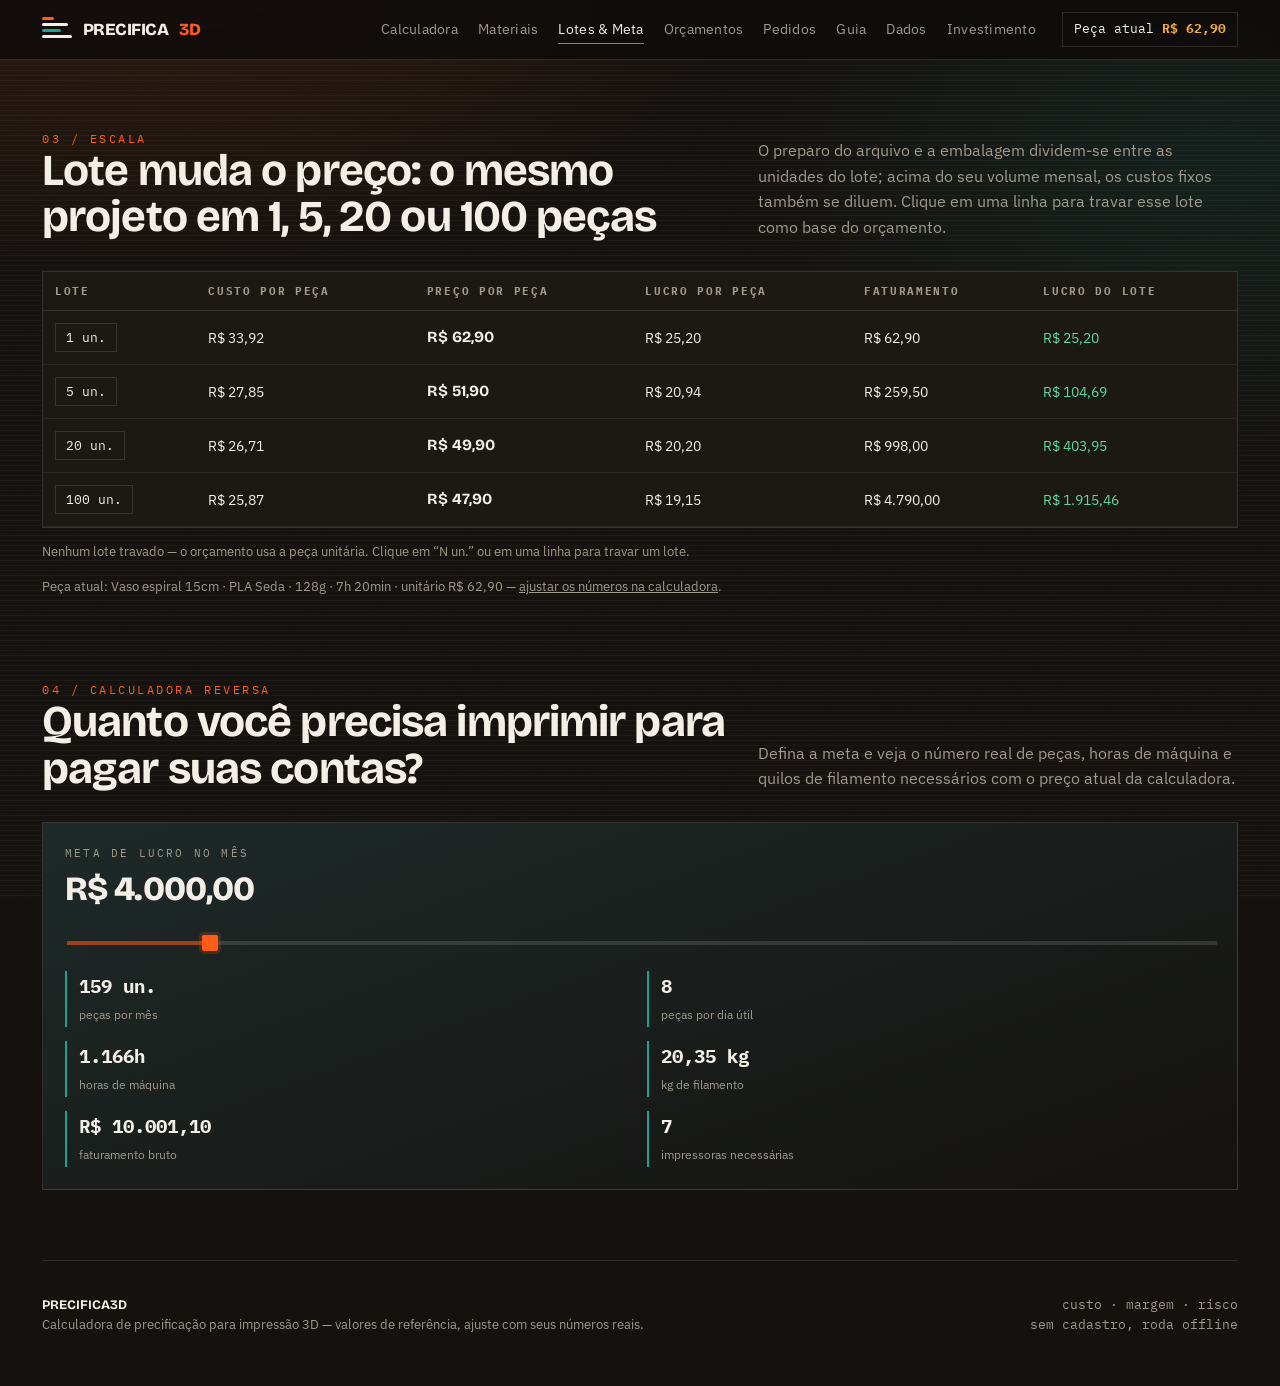
<file: lotes.html>
<!DOCTYPE html>
<html lang="pt-BR" class="no-js">
<head>
<meta charset="utf-8">
<meta name="viewport" content="width=device-width,initial-scale=1">
<title>Lotes e meta mensal — Precifica 3D</title>
<meta name="description" content="Compare o preço da mesma peça em lotes de 1, 5, 20 ou 100 unidades e descubra quantas peças, horas e quilos você precisa para bater sua meta de lucro mensal.">
<link rel="preconnect" href="https://fonts.googleapis.com">
<link rel="preconnect" href="https://fonts.gstatic.com" crossorigin>
<link href="https://fonts.googleapis.com/css2?family=Bricolage+Grotesque:opsz,wght@12..96,400..800&family=IBM+Plex+Mono:wght@400;500;600&family=IBM+Plex+Sans:wght@400;500;600&display=swap" rel="stylesheet">
<link rel="stylesheet" href="css/style.css">
<script>document.documentElement.classList.remove('no-js')</script>
</head>
<body>
<div class="grain"></div>

<header class="top">
  <div class="top-in">
    <a class="brand" href="index.html"><span class="mark"><i></i><i></i><i></i><i></i></span>PRECIFICA<span>3D</span></a>
    <nav class="nav">
      <a href="index.html">Calculadora</a>
      <a href="materiais.html">Materiais</a>
      <a href="lotes.html" aria-current="page">Lotes &amp; Meta</a>
      <a href="orcamentos.html">Orçamentos</a>
      <a href="pedidos.html">Pedidos</a>
      <a href="guia.html">Guia</a>
      <a href="dados.html">Dados</a>
      <a href="investimento.html">Investimento</a>
    </nav>
    <div class="top-price">Peça atual <b id="chipPrice">R$ 0,00</b></div>
  </div>
</header>

<main id="top">
  <div class="wrap">

  <!-- TIRAGENS -->
  <section id="tiragens" class="blk">
    <div class="head rv">
      <div>
        <div class="kick">03 / Escala</div>
        <h1>Lote muda o preço: o mesmo projeto em 1, 5, 20 ou 100 peças</h1>
      </div>
      <p>O preparo do arquivo e a embalagem dividem-se entre as unidades do lote; acima do seu volume mensal, os custos fixos também se diluem. Clique em uma linha para travar esse lote como base do orçamento.</p>
    </div>
    <div class="tblwrap rv">
      <table><thead><tr><th>Lote</th><th>Custo por peça</th><th>Preço por peça</th><th>Lucro por peça</th><th>Faturamento</th><th>Lucro do lote</th></tr></thead><tbody id="lotTable"></tbody></table>
    </div>
    <p class="note" id="lotHint"></p>
    <p class="note">Peça atual: <span id="lotPiece">—</span> — <a href="index.html">ajustar os números na calculadora</a>.</p>
  </section>

  <!-- META -->
  <section id="meta" class="blk" style="padding-top:0">
    <div class="head rv">
      <div>
        <div class="kick">04 / Calculadora reversa</div>
        <h2>Quanto você precisa imprimir para pagar suas contas?</h2>
      </div>
      <p>Defina a meta e veja o número real de peças, horas de máquina e quilos de filamento necessários com o preço atual da calculadora.</p>
    </div>
    <div class="goal rv">
      <div class="rd-label">Meta de lucro no mês</div>
      <div class="big"><span id="metaVal">R$ 4.000</span></div>
      <div class="field" style="margin-top:14px">
        <input type="range" data-k="meta" min="500" max="30000" step="100" value="4000" aria-label="Meta mensal">
      </div>
      <div class="rows">
        <div><b id="mPecas">—</b><span>peças por mês</span></div>
        <div><b id="mDias">—</b><span>peças por dia útil</span></div>
        <div><b id="mHoras">—</b><span>horas de máquina</span></div>
        <div><b id="mKg">—</b><span>kg de filamento</span></div>
        <div><b id="mFat">—</b><span>faturamento bruto</span></div>
        <div><b id="mMaq">—</b><span>impressoras necessárias</span></div>
      </div>
    </div>
  </section>

  <footer>
    <div><b>PRECIFICA3D</b><br>Calculadora de precificação para impressão 3D — valores de referência, ajuste com seus números reais.</div>
    <div class="mono" style="text-align:right">custo · margem · risco<br>sem cadastro, roda offline</div>
  </footer>
  </div>
</main>

<script src="js/core.js"></script>
<script src="js/lotes.js"></script>
</body>
</html>
</file>
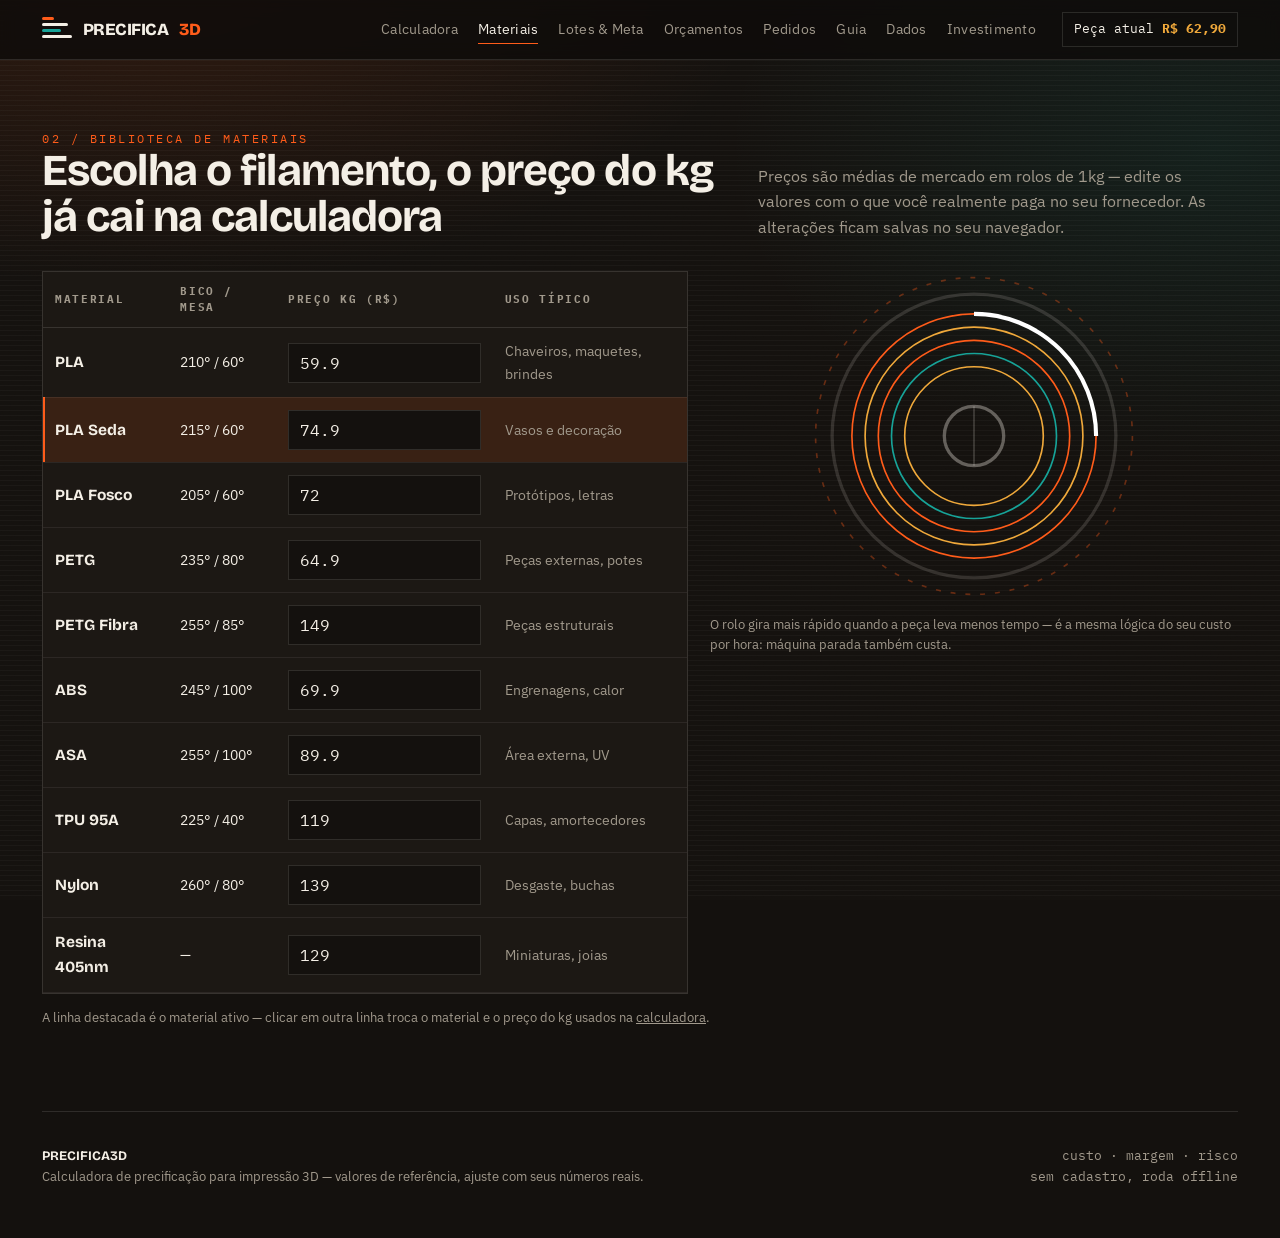
<file: materiais.html>
<!DOCTYPE html>
<html lang="pt-BR" class="no-js">
<head>
<meta charset="utf-8">
<meta name="viewport" content="width=device-width,initial-scale=1">
<title>Materiais e preço do kg — Precifica 3D</title>
<meta name="description" content="Edite o preço do kg de cada filamento — PLA, PETG, ABS, ASA, TPU, nylon e resina. O material escolhido e o preço caem direto na calculadora e ficam salvos no navegador.">
<link rel="preconnect" href="https://fonts.googleapis.com">
<link rel="preconnect" href="https://fonts.gstatic.com" crossorigin>
<link href="https://fonts.googleapis.com/css2?family=Bricolage+Grotesque:opsz,wght@12..96,400..800&family=IBM+Plex+Mono:wght@400;500;600&family=IBM+Plex+Sans:wght@400;500;600&display=swap" rel="stylesheet">
<link rel="stylesheet" href="css/style.css">
<script>document.documentElement.classList.remove('no-js')</script>
</head>
<body>
<div class="grain"></div>

<header class="top">
  <div class="top-in">
    <a class="brand" href="index.html"><span class="mark"><i></i><i></i><i></i><i></i></span>PRECIFICA<span>3D</span></a>
    <nav class="nav">
      <a href="index.html">Calculadora</a>
      <a href="materiais.html" aria-current="page">Materiais</a>
      <a href="lotes.html">Lotes &amp; Meta</a>
      <a href="orcamentos.html">Orçamentos</a>
      <a href="pedidos.html">Pedidos</a>
      <a href="guia.html">Guia</a>
      <a href="dados.html">Dados</a>
      <a href="investimento.html">Investimento</a>
    </nav>
    <div class="top-price">Peça atual <b id="chipPrice">R$ 0,00</b></div>
  </div>
</header>

<main id="top">
  <div class="wrap">

  <!-- MATERIAIS -->
  <section id="materiais" class="blk">
    <div class="head rv">
      <div>
        <div class="kick">02 / Biblioteca de materiais</div>
        <h1>Escolha o filamento, o preço do kg já cai na calculadora</h1>
      </div>
      <p>Preços são médias de mercado em rolos de 1kg — edite os valores com o que você realmente paga no seu fornecedor. As alterações ficam salvas no seu navegador.</p>
    </div>
    <div class="two">
      <div class="tblwrap rv">
        <table id="matTable">
          <thead><tr><th>Material</th><th>Bico / mesa</th><th>Preço kg (R$)</th><th>Uso típico</th></tr></thead>
          <tbody></tbody>
        </table>
      </div>
      <div class="rv">
        <svg class="spool" viewBox="0 0 200 200" aria-label="Rolo de filamento">
          <circle cx="100" cy="100" r="86" fill="none" stroke="rgba(245,240,232,.14)" stroke-width="2"/>
          <g class="wound" id="spool">
            <circle cx="100" cy="100" r="74" fill="none" stroke="var(--hot)" stroke-width="1"/>
            <circle cx="100" cy="100" r="66" fill="none" stroke="var(--amber)" stroke-width="1"/>
            <circle cx="100" cy="100" r="58" fill="none" stroke="var(--hot)" stroke-width="1"/>
            <circle cx="100" cy="100" r="50" fill="none" stroke="var(--teal)" stroke-width="1"/>
            <circle cx="100" cy="100" r="42" fill="none" stroke="var(--amber)" stroke-width="1"/>
            <path d="M100 26 A74 74 0 0 1 174 100" fill="none" stroke="#fff" stroke-width="2.5"/>
            <circle cx="100" cy="100" r="18" fill="none" stroke="rgba(245,240,232,.35)" stroke-width="2"/>
            <line x1="100" y1="82" x2="100" y2="118" stroke="rgba(245,240,232,.2)"/>
          </g>
          <circle cx="100" cy="100" r="96" fill="none" stroke="rgba(255,92,26,.35)" stroke-width="1" stroke-dasharray="3 6"/>
        </svg>
        <p class="note">O rolo gira mais rápido quando a peça leva menos tempo — é a mesma lógica do seu custo por hora: máquina parada também custa.</p>
      </div>
    </div>
    <p class="note">A linha destacada é o material ativo — clicar em outra linha troca o material e o preço do kg usados na <a href="index.html">calculadora</a>.</p>
  </section>

  <footer>
    <div><b>PRECIFICA3D</b><br>Calculadora de precificação para impressão 3D — valores de referência, ajuste com seus números reais.</div>
    <div class="mono" style="text-align:right">custo · margem · risco<br>sem cadastro, roda offline</div>
  </footer>
  </div>
</main>

<script src="js/core.js"></script>
<script src="js/materiais.js"></script>
</body>
</html>
</file>
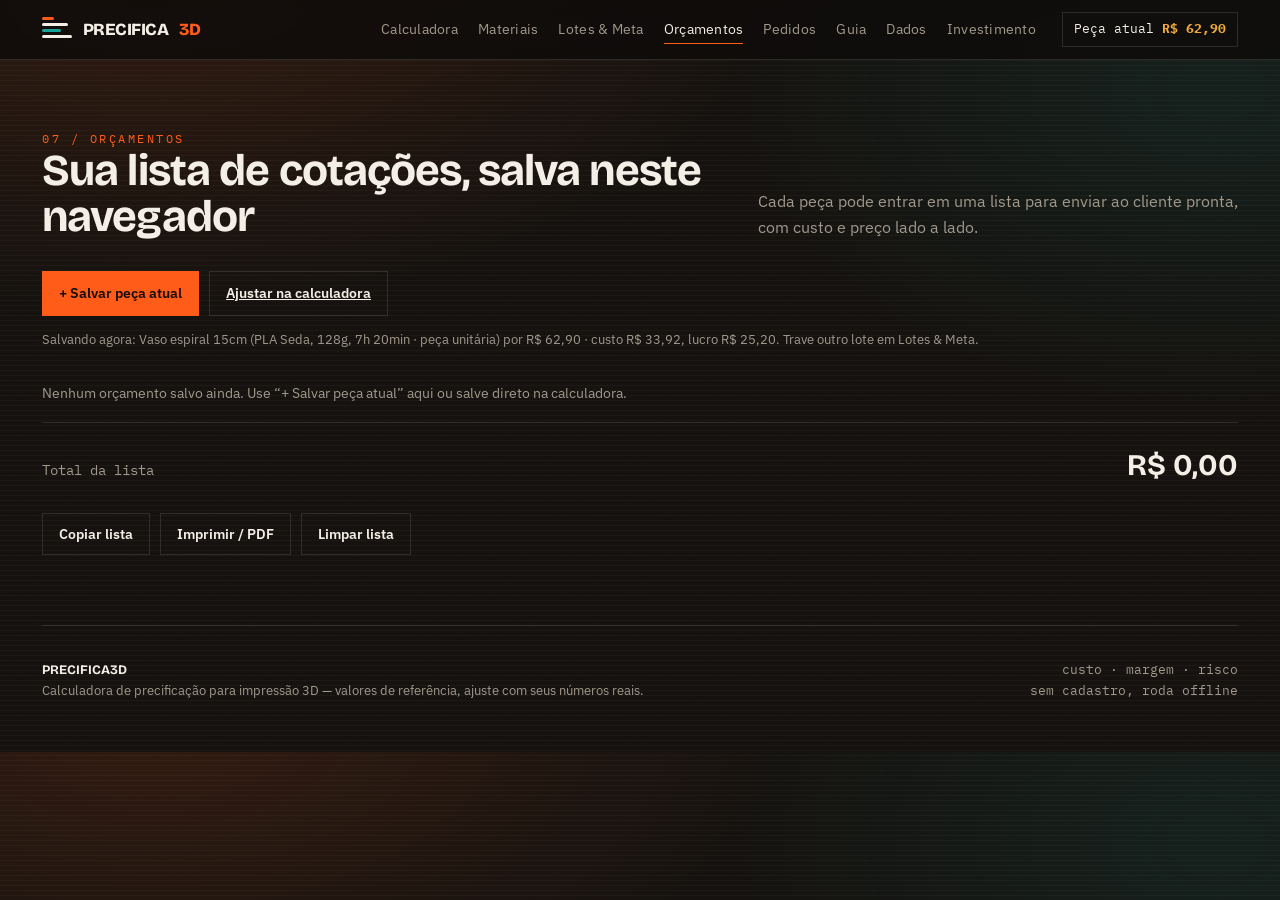
<file: orcamentos.html>
<!DOCTYPE html>
<html lang="pt-BR" class="no-js">
<head>
<meta charset="utf-8">
<meta name="viewport" content="width=device-width,initial-scale=1">
<title>Orçamentos salvos — Precifica 3D</title>
<meta name="description" content="Sua lista de cotações de impressão 3D salva no navegador: custo e preço lado a lado, pronta para copiar, imprimir em PDF ou enviar ao cliente.">
<link rel="preconnect" href="https://fonts.googleapis.com">
<link rel="preconnect" href="https://fonts.gstatic.com" crossorigin>
<link href="https://fonts.googleapis.com/css2?family=Bricolage+Grotesque:opsz,wght@12..96,400..800&family=IBM+Plex+Mono:wght@400;500;600&family=IBM+Plex+Sans:wght@400;500;600&display=swap" rel="stylesheet">
<link rel="stylesheet" href="css/style.css">
<script>document.documentElement.classList.remove('no-js')</script>
</head>
<body>
<div class="grain"></div>

<header class="top">
  <div class="top-in">
    <a class="brand" href="index.html"><span class="mark"><i></i><i></i><i></i><i></i></span>PRECIFICA<span>3D</span></a>
    <nav class="nav">
      <a href="index.html">Calculadora</a>
      <a href="materiais.html">Materiais</a>
      <a href="lotes.html">Lotes &amp; Meta</a>
      <a href="orcamentos.html" aria-current="page">Orçamentos</a>
      <a href="pedidos.html">Pedidos</a>
      <a href="guia.html">Guia</a>
      <a href="dados.html">Dados</a>
      <a href="investimento.html">Investimento</a>
    </nav>
    <div class="top-price">Peça atual <b id="chipPrice">R$ 0,00</b></div>
  </div>
</header>

<main id="top">
  <div class="wrap">

  <!-- ORÇAMENTOS -->
  <section id="orcamentos" class="blk">
    <div class="head rv">
      <div>
        <div class="kick">07 / Orçamentos</div>
        <h1>Sua lista de cotações, salva neste navegador</h1>
      </div>
      <p>Cada peça pode entrar em uma lista para enviar ao cliente pronta, com custo e preço lado a lado.</p>
    </div>
    <div class="rv">
      <div style="display:flex;gap:10px;flex-wrap:wrap;margin-bottom:6px">
        <button class="btn solid" id="saveCur">+ Salvar peça atual</button>
        <a class="btn" href="index.html">Ajustar na calculadora</a>
      </div>
      <p class="note" id="ctx"></p>
      <div id="quoteList"></div>
      <div class="total"><span>Total da lista <span id="qCount" class="mono"></span></span><b id="qTotal">R$ 0,00</b></div>
      <div style="display:flex;gap:10px;flex-wrap:wrap;margin-top:6px">
        <button class="btn" id="copyList">Copiar lista</button>
        <button class="btn" id="printList">Imprimir / PDF</button>
        <button class="btn" id="clearList">Limpar lista</button>
      </div>
    </div>
  </section>

  <footer>
    <div><b>PRECIFICA3D</b><br>Calculadora de precificação para impressão 3D — valores de referência, ajuste com seus números reais.</div>
    <div class="mono" style="text-align:right">custo · margem · risco<br>sem cadastro, roda offline</div>
  </footer>
  </div>
</main>

<script src="js/core.js"></script>
<script src="js/orcamentos.js"></script>
</body>
</html>
</file>
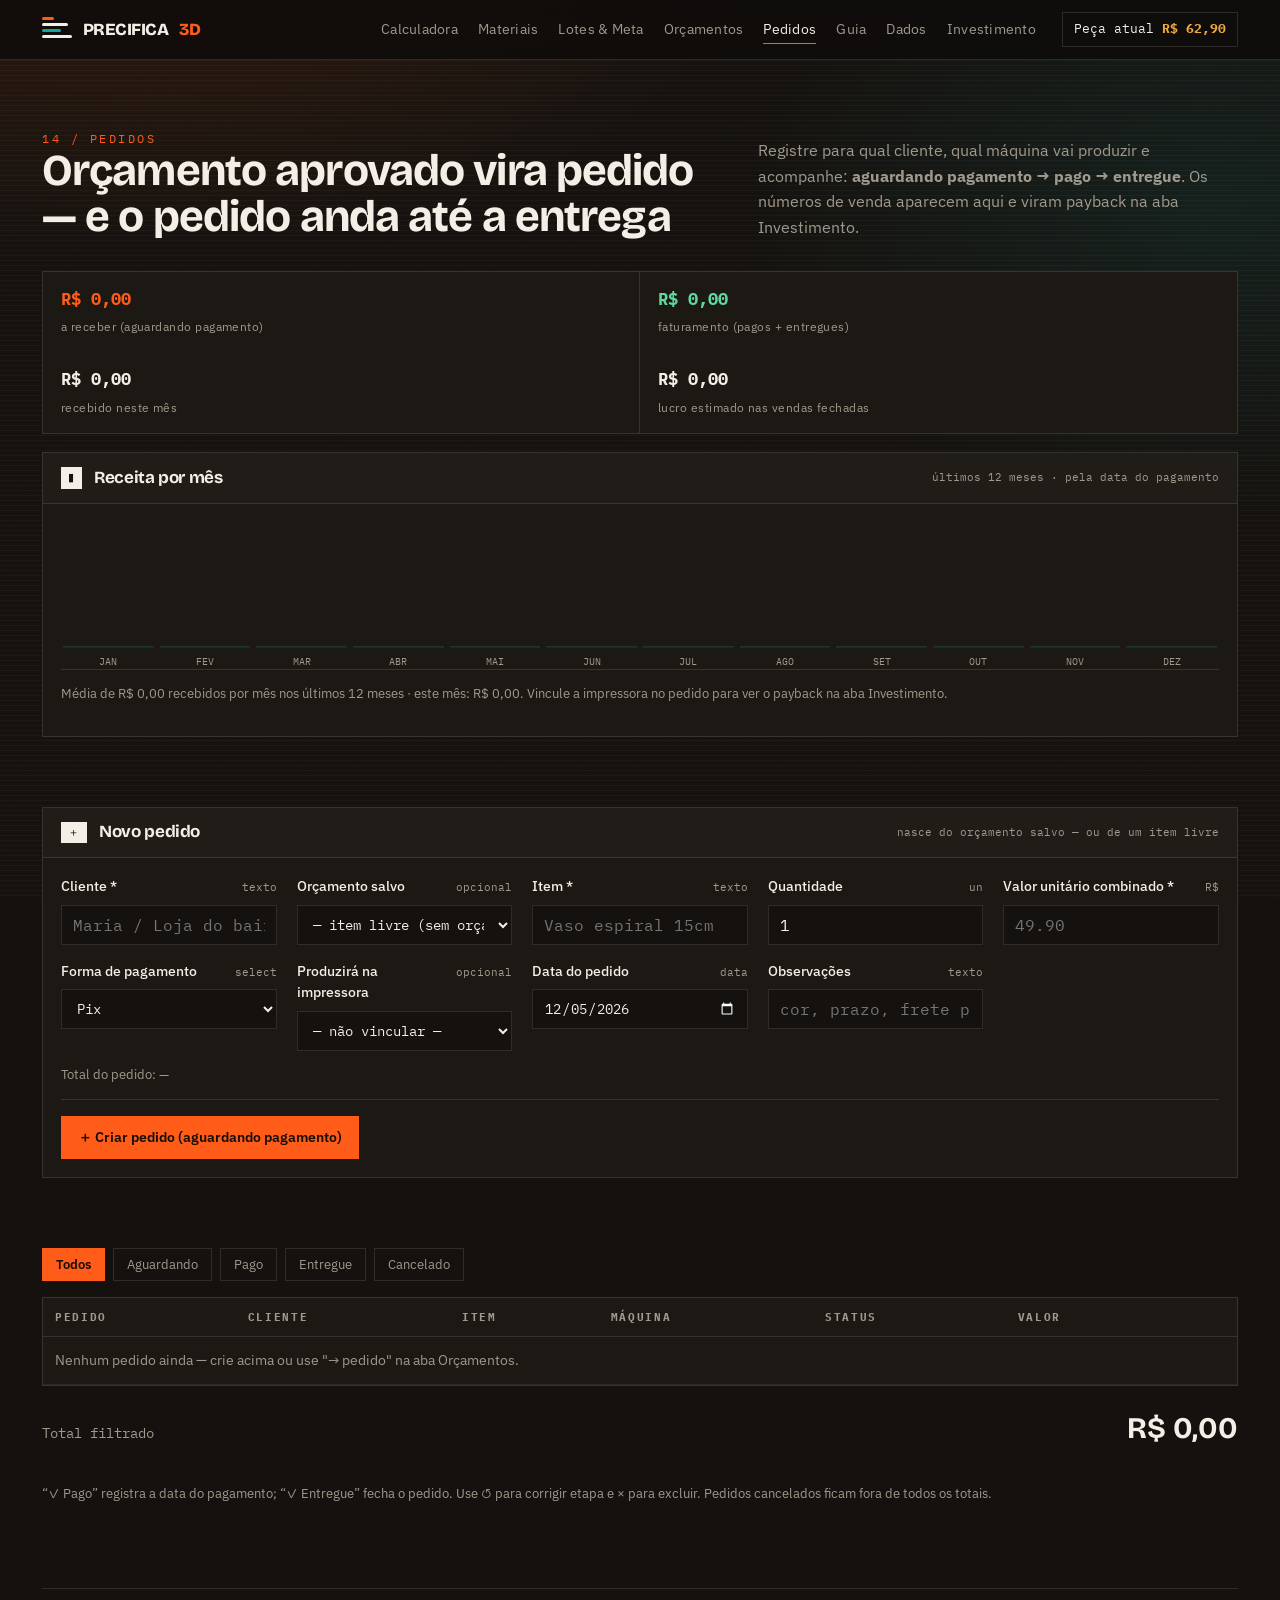
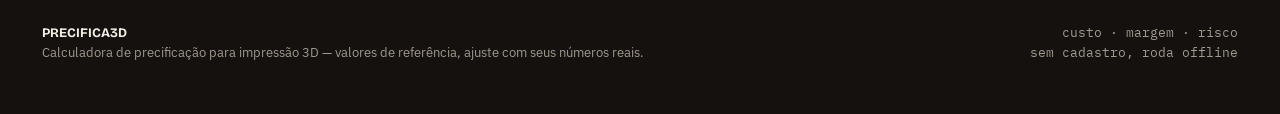
<file: pedidos.html>
<!DOCTYPE html>
<html lang="pt-BR" class="no-js">
<head>
<meta charset="utf-8">
<meta name="viewport" content="width=device-width,initial-scale=1">
<title>Pedidos, pagamento e entrega — Precifica 3D</title>
<meta name="description" content="Fluxo de venda do Precifica 3D: transforme orçamentos em pedidos, registre o pagamento do cliente e a entrega da peça — com faturamento, valores a receber e payback por impressora.">
<link rel="preconnect" href="https://fonts.googleapis.com">
<link rel="preconnect" href="https://fonts.gstatic.com" crossorigin>
<link href="https://fonts.googleapis.com/css2?family=Bricolage+Grotesque:opsz,wght@12..96,400..800&family=IBM+Plex+Mono:wght@400;500;600&family=IBM+Plex+Sans:wght@400;500;600&display=swap" rel="stylesheet">
<link rel="stylesheet" href="css/style.css">
<script>document.documentElement.classList.remove('no-js')</script>
</head>
<body>
<div class="grain"></div>

<header class="top">
  <div class="top-in">
    <a class="brand" href="index.html"><span class="mark"><i></i><i></i><i></i><i></i></span>PRECIFICA<span>3D</span></a>
    <nav class="nav">
      <a href="index.html">Calculadora</a>
      <a href="materiais.html">Materiais</a>
      <a href="lotes.html">Lotes &amp; Meta</a>
      <a href="orcamentos.html">Orçamentos</a>
      <a href="pedidos.html" aria-current="page">Pedidos</a>
      <a href="guia.html">Guia</a>
      <a href="dados.html">Dados</a>
      <a href="investimento.html">Investimento</a>
    </nav>
    <div class="top-price">Peça atual <b id="chipPrice">R$ 0,00</b></div>
  </div>
</header>

<main id="top">
  <div class="wrap">

  <!-- VISÃO COMERCIAL -->
  <section id="vendas" class="blk">
    <div class="head rv">
      <div>
        <div class="kick">14 / Pedidos</div>
        <h1>Orçamento aprovado vira pedido — e o pedido anda até a entrega</h1>
      </div>
      <p>Registre para qual cliente, qual máquina vai produzir e acompanhe: <b>aguardando pagamento → pago → entregue</b>. Os números de venda aparecem aqui e viram payback na aba Investimento.</p>
    </div>
    <div class="panel rv" style="padding:0;margin-bottom:18px">
      <div class="kpis" style="border-bottom:none">
        <div class="kpi neg"><b id="kpiAreceber">R$ 0,00</b><span>a receber (aguardando pagamento)</span></div>
        <div class="kpi pos"><b id="kpiFat">R$ 0,00</b><span>faturamento (pagos + entregues)</span></div>
        <div class="kpi"><b id="kpiMes">R$ 0,00</b><span>recebido neste mês</span></div>
        <div class="kpi"><b id="kpiLucro">R$ 0,00</b><span>lucro estimado nas vendas fechadas</span></div>
      </div>
    </div>
    <div class="panel rv" style="padding:18px">
      <div class="p-head" style="margin:-18px -18px 16px"><span class="num">▮</span><h3>Receita por mês</h3><span class="hint">últimos 12 meses · pela data do pagamento</span></div>
      <div class="bars" id="oBars" role="img" aria-label="Receita por mês nos últimos 12 meses"></div>
      <p class="note" id="oNote">—</p>
    </div>
  </section>

  <!-- NOVO PEDIDO -->
  <section id="novo" class="blk" style="padding-top:0">
    <div class="panel rv">
      <div class="p-head"><span class="num">＋</span><h3 id="oFormTitle">Novo pedido</h3><span class="hint">nasce do orçamento salvo — ou de um item livre</span></div>
      <div class="p-body">
        <div class="grid">
          <div class="field">
            <div class="f-top"><label for="f-o-cliente">Cliente *</label><span class="u">texto</span></div>
            <input type="text" id="f-o-cliente" placeholder="Maria / Loja do bairro / @insta">
          </div>
          <div class="field">
            <div class="f-top"><label for="f-o-quote">Orçamento salvo</label><span class="u">opcional</span></div>
            <select id="f-o-quote"></select>
          </div>
          <div class="field">
            <div class="f-top"><label for="f-o-desc">Item *</label><span class="u">texto</span></div>
            <input type="text" id="f-o-desc" placeholder="Vaso espiral 15cm">
          </div>
          <div class="field">
            <div class="f-top"><label for="f-o-qtd">Quantidade</label><span class="u">un</span></div>
            <input type="number" id="f-o-qtd" min="1" max="10000" step="1" value="1">
          </div>
          <div class="field">
            <div class="f-top"><label for="f-o-unit">Valor unitário combinado *</label><span class="u">R$</span></div>
            <input type="number" id="f-o-unit" min="0" max="1000000" step="0.01" placeholder="49.90">
          </div>
          <div class="field">
            <div class="f-top"><label for="f-o-forma">Forma de pagamento</label><span class="u">select</span></div>
            <select id="f-o-forma">
              <option>Pix</option><option>Cartão</option><option>Dinheiro</option>
              <option>Transferência</option><option>Outro</option><option>A combinar</option>
            </select>
          </div>
          <div class="field">
            <div class="f-top"><label for="f-o-printer">Produzirá na impressora</label><span class="u">opcional</span></div>
            <select id="f-o-printer"></select>
          </div>
          <div class="field">
            <div class="f-top"><label for="f-o-data">Data do pedido</label><span class="u">data</span></div>
            <input type="date" id="f-o-data">
          </div>
          <div class="field">
            <div class="f-top"><label for="f-o-obs">Observações</label><span class="u">texto</span></div>
            <input type="text" id="f-o-obs" placeholder="cor, prazo, frete por conta do cliente…">
          </div>
        </div>
        <p class="note" id="oPreview">Total do pedido: —</p>
        <div class="acts" style="padding:16px 0 0">
          <button class="btn solid" id="oAdd" type="button">＋ Criar pedido (aguardando pagamento)</button>
          <button class="btn" id="oCancel" type="button" hidden>Cancelar edição</button>
        </div>
        <p class="note" id="oMsg" hidden></p>
      </div>
    </div>
  </section>

  <!-- PIPELINE -->
  <section id="pipeline" class="blk" style="padding-top:0">
    <div class="rv">
      <div class="chips" id="oChips" role="group" aria-label="Filtrar pedidos por etapa"></div>
      <div class="tblwrap">
        <table>
          <thead><tr><th>Pedido</th><th>Cliente</th><th>Item</th><th>Máquina</th><th>Status</th><th>Valor</th><th></th></tr></thead>
          <tbody id="oTable"></tbody>
        </table>
      </div>
      <div class="total"><span>Total filtrado <span id="oCount" class="mono"></span></span><b id="oTotal">R$ 0,00</b></div>
      <p class="note">“✓ Pago” registra a data do pagamento; “✓ Entregue” fecha o pedido. Use ↺ para corrigir etapa e × para excluir. Pedidos cancelados ficam fora de todos os totais.</p>
    </div>
  </section>

  <footer>
    <div><b>PRECIFICA3D</b><br>Calculadora de precificação para impressão 3D — valores de referência, ajuste com seus números reais.</div>
    <div class="mono" style="text-align:right">custo · margem · risco<br>sem cadastro, roda offline</div>
  </footer>
  </div>
</main>

<script src="js/core.js"></script>
<script src="js/pedidos.js"></script>
</body>
</html>
</file>
<file: css/style.css>
*{box-sizing:border-box}
:root{
  --ink:#14110E; --ink2:#1C1814; --ink3:#241F1A; --line:rgba(245,240,232,.12);
  --paper:#F4EFE6; --dim:#A1998C;
  --hot:#FF5C1A; --amber:#F0A93B; --teal:#17A398; --rust:#C1481F; --slate:#7C8B9A; --olive:#8A9A5B; --plum:#8E5A76;
  --d:'Bricolage Grotesque',system-ui,sans-serif;
  --b:'IBM Plex Sans',system-ui,sans-serif;
  --m:'IBM Plex Mono',ui-monospace,monospace;
}
html{-webkit-text-size-adjust:100%}
body{margin:0;background:var(--ink);color:var(--paper);font-family:var(--b);line-height:1.6;
  background-image:radial-gradient(900px 500px at 12% -5%,rgba(255,92,26,.13),transparent 70%),
  radial-gradient(700px 460px at 95% 12%,rgba(23,163,152,.10),transparent 70%);}
body::before{content:"";position:fixed;inset:0;pointer-events:none;z-index:1;
  background:repeating-linear-gradient(180deg,rgba(255,255,255,.032) 0 1px,transparent 1px 5px)}
.grain{position:fixed;inset:0;pointer-events:none;z-index:2;opacity:.055;mix-blend-mode:overlay;
  background-image:url("data:image/svg+xml;utf8,<svg xmlns='http://www.w3.org/2000/svg' width='140' height='140'><filter id='n'><feTurbulence type='fractalNoise' baseFrequency='.85' numOctaves='3'/></filter><rect width='140' height='140' filter='url(%23n)'/></svg>")}
::selection{background:var(--hot);color:#160f08}
a{color:inherit}
h1,h2,h3,h4{font-family:var(--d);font-weight:700;letter-spacing:-.02em;margin:0;line-height:1.05}
.mono{font-family:var(--m)}
.wrap{max-width:1240px;margin:0 auto;padding:0 22px;position:relative;z-index:3}

/* ---------- topbar ---------- */
.top{position:sticky;top:0;z-index:20;background:rgba(14,12,10,.82);backdrop-filter:blur(9px);
  border-bottom:1px solid var(--line)}
.top-in{display:flex;align-items:center;gap:26px;padding:12px 22px;max-width:1240px;margin:0 auto}
.brand{display:flex;align-items:center;gap:11px;text-decoration:none;font-family:var(--d);font-weight:800;font-size:17px;letter-spacing:-.03em}
.mark{width:30px;height:30px;display:block}
.mark i{display:block;height:3px;margin:3px 0;background:var(--paper);border-radius:2px}
.mark i:nth-child(1){width:12px;background:var(--hot)} .mark i:nth-child(2){width:26px}
.mark i:nth-child(3){width:19px;background:var(--teal)} .mark i:nth-child(4){width:30px}
.brand span{color:var(--hot)}
.nav{display:flex;gap:20px;margin-left:auto;font-size:13.5px;letter-spacing:.02em}
.nav a{text-decoration:none;color:var(--dim);position:relative;padding:4px 0}
.nav a::after{content:"";position:absolute;left:0;bottom:0;height:1px;width:0;background:var(--hot);transition:width .3s}
.nav a:hover{color:var(--paper)} .nav a:hover::after{width:100%}
.nav a[aria-current=page]{color:var(--paper)} .nav a[aria-current=page]::after{width:100%}
.top-price{font-family:var(--m);font-size:13px;border:1px solid var(--line);padding:6px 11px;white-space:nowrap}
.top-price b{color:var(--amber)}
@media(max-width:900px){
  .top-in{flex-wrap:wrap;row-gap:8px}
  .nav{order:3;width:100%;margin-left:0;gap:16px;overflow-x:auto;padding-bottom:2px}
}

/* ---------- lcd ---------- */
.lcd{border:1px solid var(--line);background:linear-gradient(180deg,#0E1512,#0A0F0D);
  box-shadow:inset 0 0 0 1px rgba(23,163,152,.13),0 20px 50px -30px rgba(0,0,0,.9);
  padding:12px 16px;display:flex;align-items:center;gap:14px;flex-wrap:wrap;
  font-family:var(--m);font-size:12.5px;color:#8FE7D6;position:relative;overflow:hidden;margin-top:22px}
.lcd::after{content:"";position:absolute;inset:0;background:repeating-linear-gradient(180deg,rgba(0,0,0,.35) 0 2px,transparent 2px 4px);pointer-events:none}
.led{width:9px;height:9px;background:#39E58C;border-radius:50%;box-shadow:0 0 10px #39E58C;animation:blink 2.2s infinite}
@keyframes blink{0%,70%{opacity:1}85%{opacity:.25}100%{opacity:1}}
.lcd .sep{color:#2F5B52}
.lcd b{color:#E6FFF7}

/* ---------- masthead ---------- */
.mast{display:grid;grid-template-columns:minmax(0,1.35fr) minmax(0,.85fr);gap:34px;align-items:end;padding:44px 0 26px}
.kick{font-family:var(--m);font-size:11.5px;letter-spacing:.22em;text-transform:uppercase;color:var(--hot)}
.mast h1{font-size:clamp(38px,6.4vw,74px);margin:10px 0 0}
.mast h1 em{font-style:normal;color:var(--hot);display:block}
.mast p{max-width:44ch;color:var(--dim);font-size:16.5px}
.rule{height:1px;background:linear-gradient(90deg,var(--hot),transparent);margin:22px 0}
@media(max-width:940px){.mast{grid-template-columns:1fr;gap:16px}}

/* ---------- stage ---------- */
.stage{display:grid;grid-template-columns:minmax(0,1fr) minmax(320px,392px);gap:22px;align-items:start;padding-bottom:64px}
@media(max-width:1040px){.stage{grid-template-columns:1fr}}
.panel{background:var(--ink2);border:1px solid var(--line);position:relative}
.panel+.panel{margin-top:16px}
.p-head{display:flex;align-items:center;gap:12px;padding:14px 18px;border-bottom:1px solid var(--line);background:rgba(255,255,255,.02)}
.p-head .num{font-family:var(--m);font-size:11px;color:var(--ink);background:var(--paper);padding:2px 7px;letter-spacing:.08em}
.p-head h3{font-size:17px}
.p-head .hint{margin-left:auto;font-family:var(--m);font-size:11px;color:var(--dim)}
.p-head a.hint{text-decoration:none}
.p-head a.hint:hover{color:var(--hot)}
.p-body{padding:18px}
.sweep{position:absolute;top:0;left:0;width:2px;height:100%;background:linear-gradient(180deg,transparent,rgba(255,92,26,.55),transparent);opacity:0}
.panel.calc{overflow:hidden}
.panel.calc.flash .sweep{animation:sweep .85s cubic-bezier(.5,0,.3,1)}
@keyframes sweep{0%{opacity:1;left:0}100%{opacity:0;left:100%}}

.grid{display:grid;grid-template-columns:repeat(auto-fit,minmax(190px,1fr));gap:16px 20px}
.field{display:flex;flex-direction:column;gap:7px;min-width:0}
.f-top{display:flex;align-items:baseline;gap:8px}
.f-top label{font-size:13.5px;font-weight:500}
.f-top .u{font-family:var(--m);font-size:11px;color:var(--dim);margin-left:auto}
input[type=number],input[type=text]{font-family:var(--m);font-size:16px;background:var(--ink);color:var(--paper);
  border:1px solid var(--line);padding:9px 11px;width:100%;transition:.2s}
input:focus{outline:none;border-color:var(--hot);box-shadow:0 0 0 3px rgba(255,92,26,.16)}
input[type=range]{-webkit-appearance:none;appearance:none;width:100%;height:20px;background:transparent;cursor:grab}
input[type=range]::-webkit-slider-runnable-track{height:4px;background:linear-gradient(90deg,rgba(255,92,26,.55) var(--p,40%),rgba(255,255,255,.12) var(--p,40%))}
input[type=range]::-webkit-slider-thumb{-webkit-appearance:none;width:16px;height:16px;margin-top:-6px;border-radius:2px;
  background:var(--hot);box-shadow:0 0 0 3px rgba(255,92,26,.18);transition:transform .15s}
input[type=range]:hover::-webkit-slider-thumb{transform:scale(1.18)}
input[type=range]::-moz-range-track{height:4px;background:rgba(255,255,255,.12)}
input[type=range]::-moz-range-thumb{border:none;width:14px;height:14px;border-radius:2px;background:var(--hot)}

.chips{display:flex;flex-wrap:wrap;gap:8px;margin-bottom:16px}
.chip{font-family:var(--b);font-size:13px;padding:7px 13px;border:1px solid var(--line);background:transparent;color:var(--dim);cursor:pointer;transition:.18s}
.chip:hover{color:var(--paper);border-color:var(--dim);transform:translateY(-2px)}
.chip[aria-pressed=true]{background:var(--hot);border-color:var(--hot);color:#150d07;font-weight:600}
.sub{font-family:var(--m);font-size:11px;letter-spacing:.18em;text-transform:uppercase;color:var(--dim);margin:22px 0 12px;display:flex;align-items:center;gap:10px}
.sub::after{content:"";flex:1;height:1px;background:var(--line)}
.presets{display:flex;gap:8px;flex-wrap:wrap}
.pre{font-size:12.5px;padding:8px 12px;background:var(--ink3);border:1px solid var(--line);color:var(--paper);cursor:pointer;font-family:var(--m);transition:.18s}
.pre:hover{background:var(--paper);color:var(--ink);transform:translateY(-2px)}
.switch{display:flex;align-items:center;gap:10px;font-size:13.5px;color:var(--dim);cursor:pointer;user-select:none}
.switch input{appearance:none;width:38px;height:20px;background:var(--ink);border:1px solid var(--line);position:relative;cursor:pointer;transition:.2s}
.switch input::after{content:"";position:absolute;top:2px;left:2px;width:14px;height:14px;background:var(--dim);transition:.2s}
.switch input:checked{background:rgba(255,92,26,.2);border-color:var(--hot)}
.switch input:checked::after{left:20px;background:var(--hot)}

/* ---------- readout ---------- */
.read{position:sticky;top:76px}
.read .panel{background:linear-gradient(175deg,#221C17,#171310);box-shadow:0 30px 60px -34px rgba(0,0,0,.85)}
.rd-top{padding:18px 18px 14px;border-bottom:1px solid var(--line)}
.rd-label{font-family:var(--m);font-size:11px;letter-spacing:.2em;text-transform:uppercase;color:var(--dim)}
.price{font-family:var(--d);font-weight:800;font-size:clamp(44px,7.5vw,58px);letter-spacing:-.035em;line-height:1;margin:8px 0 2px;
  display:flex;align-items:baseline;gap:6px;transition:transform .18s}
.price small{font-family:var(--m);font-size:18px;font-weight:500;color:var(--amber)}
.price.bump{transform:translateY(-3px)}
.price-note{font-family:var(--m);font-size:11.5px;color:var(--dim)}
.gauge{display:flex;align-items:center;gap:16px;padding:16px 18px;border-bottom:1px solid var(--line)}
.gauge svg{width:92px;height:92px;flex:0 0 auto}
.gauge .ring{fill:none;stroke:rgba(255,255,255,.09);stroke-width:9}
.gauge .val{fill:none;stroke:var(--hot);stroke-width:9;stroke-linecap:round;transition:stroke-dashoffset .7s cubic-bezier(.3,.8,.2,1)}
.gauge .g-txt{font-family:var(--m);font-size:14px}
.gauge .g-txt b{font-family:var(--d);font-size:26px;display:block;letter-spacing:-.02em}
.kpis{display:grid;grid-template-columns:repeat(2,1fr);border-bottom:1px solid var(--line)}
.kpi{padding:14px 18px;border-right:1px solid var(--line)}
.kpi:nth-child(2n){border-right:none}
.kpi b{font-family:var(--m);font-size:17px;display:block}
.kpi span{font-size:11.5px;color:var(--dim);letter-spacing:.04em}
.kpi.neg b{color:var(--hot)} .kpi.pos b{color:#5FD89F}
.stack{display:flex;height:14px;margin:16px 18px 10px;border:1px solid var(--line)}
.stack i{display:block;height:100%;transition:width .6s cubic-bezier(.3,.8,.2,1)}
.legend{padding:0 18px 16px;display:grid;grid-template-columns:1fr 1fr;gap:5px 14px;font-size:12px;color:var(--dim)}
.legend i{display:inline-block;width:9px;height:9px;margin-right:7px}
.legend b{font-family:var(--m);font-weight:500;color:var(--paper);float:right}
.warner{margin:0 18px 16px;padding:10px 12px;border-left:2px solid var(--amber);background:rgba(240,169,59,.08);font-size:12.5px}
.acts{display:flex;gap:8px;padding:16px 18px;border-top:1px solid var(--line);flex-wrap:wrap}
.btn{font-family:var(--b);font-size:13.5px;font-weight:600;padding:11px 16px;border:1px solid var(--line);background:transparent;color:var(--paper);cursor:pointer;transition:.2s}
.btn:hover{border-color:var(--paper);transform:translateY(-2px)}
.btn.solid{background:var(--hot);border-color:var(--hot);color:#150d07}
.btn.solid:hover{background:#ff7440;box-shadow:0 12px 26px -14px rgba(255,92,26,.9)}

/* ---------- ticker ---------- */
.marq{border-top:1px solid var(--line);border-bottom:1px solid var(--line);overflow:hidden;background:rgba(255,255,255,.02);padding:11px 0}
.marq-in{display:flex;gap:34px;white-space:nowrap;font-family:var(--m);font-size:12px;color:var(--dim);animation:mv 42s linear infinite}
.marq-in em{color:var(--hot);font-style:normal}
@keyframes mv{to{transform:translateX(-50%)}}

/* ---------- sections ---------- */
section.blk{padding:70px 0}
.head{display:grid;grid-template-columns:minmax(0,1fr) minmax(0,.7fr);gap:30px;align-items:end;margin-bottom:30px}
.head h1,.head h2{font-size:clamp(28px,4.2vw,44px)}
.head p{color:var(--dim);margin:0}
@media(max-width:860px){.head{grid-template-columns:1fr;gap:12px}}

table{width:100%;border-collapse:collapse;font-size:14px}
th{font-family:var(--m);font-size:10.5px;letter-spacing:.16em;text-transform:uppercase;color:var(--dim);text-align:left;padding:11px 12px;border-bottom:1px solid var(--line)}
td{padding:12px;border-bottom:1px solid rgba(245,240,232,.07)}
tbody tr{transition:.16s;cursor:pointer}
tbody tr:hover{background:rgba(255,92,26,.07)}
tbody tr.on{background:rgba(255,92,26,.13);box-shadow:inset 2px 0 0 var(--hot)}
td b{font-family:var(--d);font-size:15.5px}
td .m{font-family:var(--m);font-size:13px}
td input{width:92px;padding:6px 8px;font-size:13.5px}
.tblwrap{overflow-x:auto;border:1px solid var(--line);background:var(--ink2)}
.lotbtn{background:transparent;border:1px solid var(--line);color:var(--paper);font-family:var(--m);font-size:13px;padding:5px 10px;cursor:pointer;transition:.18s;text-decoration:none;display:inline-block}
.lotbtn:hover{border-color:var(--hot);color:var(--hot)}
.lotbtn[aria-pressed=true]{border-color:var(--hot);background:rgba(255,92,26,.14);color:var(--hot)}

.two{display:grid;grid-template-columns:minmax(0,1.1fr) minmax(0,.9fr);gap:22px;align-items:start}
@media(max-width:940px){.two{grid-template-columns:1fr}}
.spool{width:100%;max-width:330px;margin:0 auto;display:block}
.spool .wound{animation:spin 12s linear infinite;transform-origin:100px 100px}
@keyframes spin{to{transform:rotate(360deg)}}
.note{font-size:13px;color:var(--dim);margin-top:14px}

.goal{background:linear-gradient(160deg,#1E2A28,#151210);border:1px solid var(--line);padding:22px}
.goal .big{font-family:var(--d);font-weight:800;font-size:34px;letter-spacing:-.02em}
.goal .rows{display:grid;grid-template-columns:1fr 1fr;gap:14px;margin-top:16px}
.goal .rows div{border-left:2px solid var(--teal);padding-left:12px}
.goal .rows b{font-family:var(--m);font-size:19px;display:block}
.goal .rows span{font-size:12px;color:var(--dim)}

/* stacked cards */
.stacksec{position:relative}
.scard{position:sticky;background:var(--ink2);border:1px solid var(--line);padding:26px;margin-bottom:16px;
  box-shadow:0 -14px 40px -30px rgba(0,0,0,.9)}
.scard h4{font-size:22px;margin-bottom:8px}
.scard .idx{font-family:var(--m);font-size:11px;color:var(--hot);letter-spacing:.2em}
.scard p{margin:0;color:var(--dim);max-width:60ch}
.scard .fig{font-family:var(--m);font-size:13px;color:var(--paper);margin-top:14px;white-space:nowrap;overflow:auto}

/* rules */
.rules{counter-reset:r}
.rule-i{display:grid;grid-template-columns:64px 1fr;gap:20px;padding:20px 0;border-top:1px solid var(--line)}
.rule-i:last-child{border-bottom:1px solid var(--line)}
.rule-i::before{counter-increment:r;content:counter(r,decimal-leading-zero);font-family:var(--m);font-size:13px;color:var(--hot)}
.rule-i h4{font-size:19px;margin-bottom:6px}
.rule-i p{margin:0;color:var(--dim)}
.rule-i:hover{background:rgba(255,255,255,.02)}

/* quotes */
.quote{display:grid;grid-template-columns:1fr auto;gap:12px;align-items:center;padding:13px 0;border-bottom:1px solid rgba(245,240,232,.07)}
.quote b{font-family:var(--d);font-size:16px}
.quote .m{font-family:var(--m);font-size:12px;color:var(--dim)}
.quote .x{background:none;border:1px solid var(--line);color:var(--dim);width:30px;height:30px;cursor:pointer;transition:.18s}
.quote .x:hover{border-color:var(--hot);color:var(--hot)}
.empty{color:var(--dim);font-size:14px;padding:18px 0;border-bottom:1px solid var(--line)}
.total{display:flex;justify-content:space-between;align-items:baseline;padding:18px 0;font-family:var(--m);font-size:14px;color:var(--dim)}
.total b{font-family:var(--d);font-size:30px;color:var(--paper)}

/* faq */
.faq{border-top:1px solid var(--line)}
.fq{border-bottom:1px solid var(--line)}
.fq button{width:100%;text-align:left;background:none;border:0;color:var(--paper);font-family:var(--d);font-size:18px;
  padding:19px 40px 19px 0;cursor:pointer;position:relative;transition:.2s}
.fq button::after{content:"+";position:absolute;right:6px;top:17px;font-family:var(--m);color:var(--hot);font-size:19px;transition:.25s}
.fq.open button::after{transform:rotate(45deg)}
.fq .a{max-height:0;overflow:hidden;visibility:hidden;transition:max-height .35s ease,visibility 0s .35s;color:var(--dim);font-size:14.5px}
.fq.open .a{max-height:280px;padding-bottom:20px;visibility:visible;transition:max-height .35s ease}
.fq .a p{margin:0}

/* investment page */
select,input[type=date]{font-family:var(--m);font-size:14px;background:var(--ink);color:var(--paper);
  border:1px solid var(--line);padding:9px 11px;width:100%;transition:.2s}
select:focus,input[type=date]:focus{outline:none;border-color:var(--hot);box-shadow:0 0 0 3px rgba(255,92,26,.16)}
input[type=date]{color-scheme:dark}
.pill{font-family:var(--m);font-size:11px;letter-spacing:.06em;padding:4px 9px;border:1px solid var(--pc,var(--line));
  color:var(--pc,var(--dim));white-space:nowrap}
.rowacts{display:flex;gap:6px;align-items:center;flex-wrap:wrap}
.rowacts .x{background:none;border:1px solid var(--line);color:var(--dim);width:30px;height:30px;cursor:pointer;transition:.18s}
.rowacts .x:hover{border-color:var(--hot);color:var(--hot)}
.bars{display:flex;align-items:flex-end;gap:6px;height:150px;padding:6px 2px 0;border-bottom:1px solid var(--line)}
#cChart svg{width:100%;height:auto;display:block;margin:2px 0 4px}
.clegend{display:flex;flex-wrap:wrap;gap:6px 20px;margin:6px 0 2px}
.clegend span{font-family:var(--m);font-size:12px;color:var(--dim);display:inline-flex;align-items:center;gap:7px}
.clegend i{width:20px;border-top:3px solid;display:inline-block}
.bcol{flex:1;display:flex;flex-direction:column;justify-content:flex-end;align-items:center;height:100%;min-width:0}
.bcol .bar{width:100%;background:linear-gradient(180deg,var(--hot),rgba(255,92,26,.35));min-height:2px;transition:height .6s cubic-bezier(.3,.8,.2,1)}
.bcol span{font-family:var(--m);font-size:9.5px;color:var(--dim);margin-top:6px;text-transform:uppercase}

footer{border-top:1px solid var(--line);padding:34px 0 50px;color:var(--dim);font-size:13px;
  display:flex;gap:20px;justify-content:space-between;flex-wrap:wrap}
footer b{color:var(--paper);font-family:var(--d)}

.rv{opacity:0;transform:translateY(20px)}
.in .rv{opacity:1;transform:none;transition:opacity .65s ease var(--dl,0s),transform .65s cubic-bezier(.2,.7,.2,1) var(--dl,0s)}
@media (prefers-reduced-motion:reduce){
  *{animation:none!important;transition:none!important}
  .rv{opacity:1;transform:none}
  .marq-in{animation:none}
}
.sr-only{position:absolute;width:1px;height:1px;margin:-1px;padding:0;border:0;clip:rect(0 0 0 0);clip-path:inset(50%);overflow:hidden;white-space:nowrap}
:focus-visible{outline:2px solid var(--hot);outline-offset:2px}
.no-js .rv{opacity:1;transform:none}
@media print{.top,.lcd,.acts,.marq,.grain{display:none}.fq .a{max-height:none;visibility:visible}body{background:#fff;color:#000}.panel{border-color:#bbb;background:#fff}}
</file>
